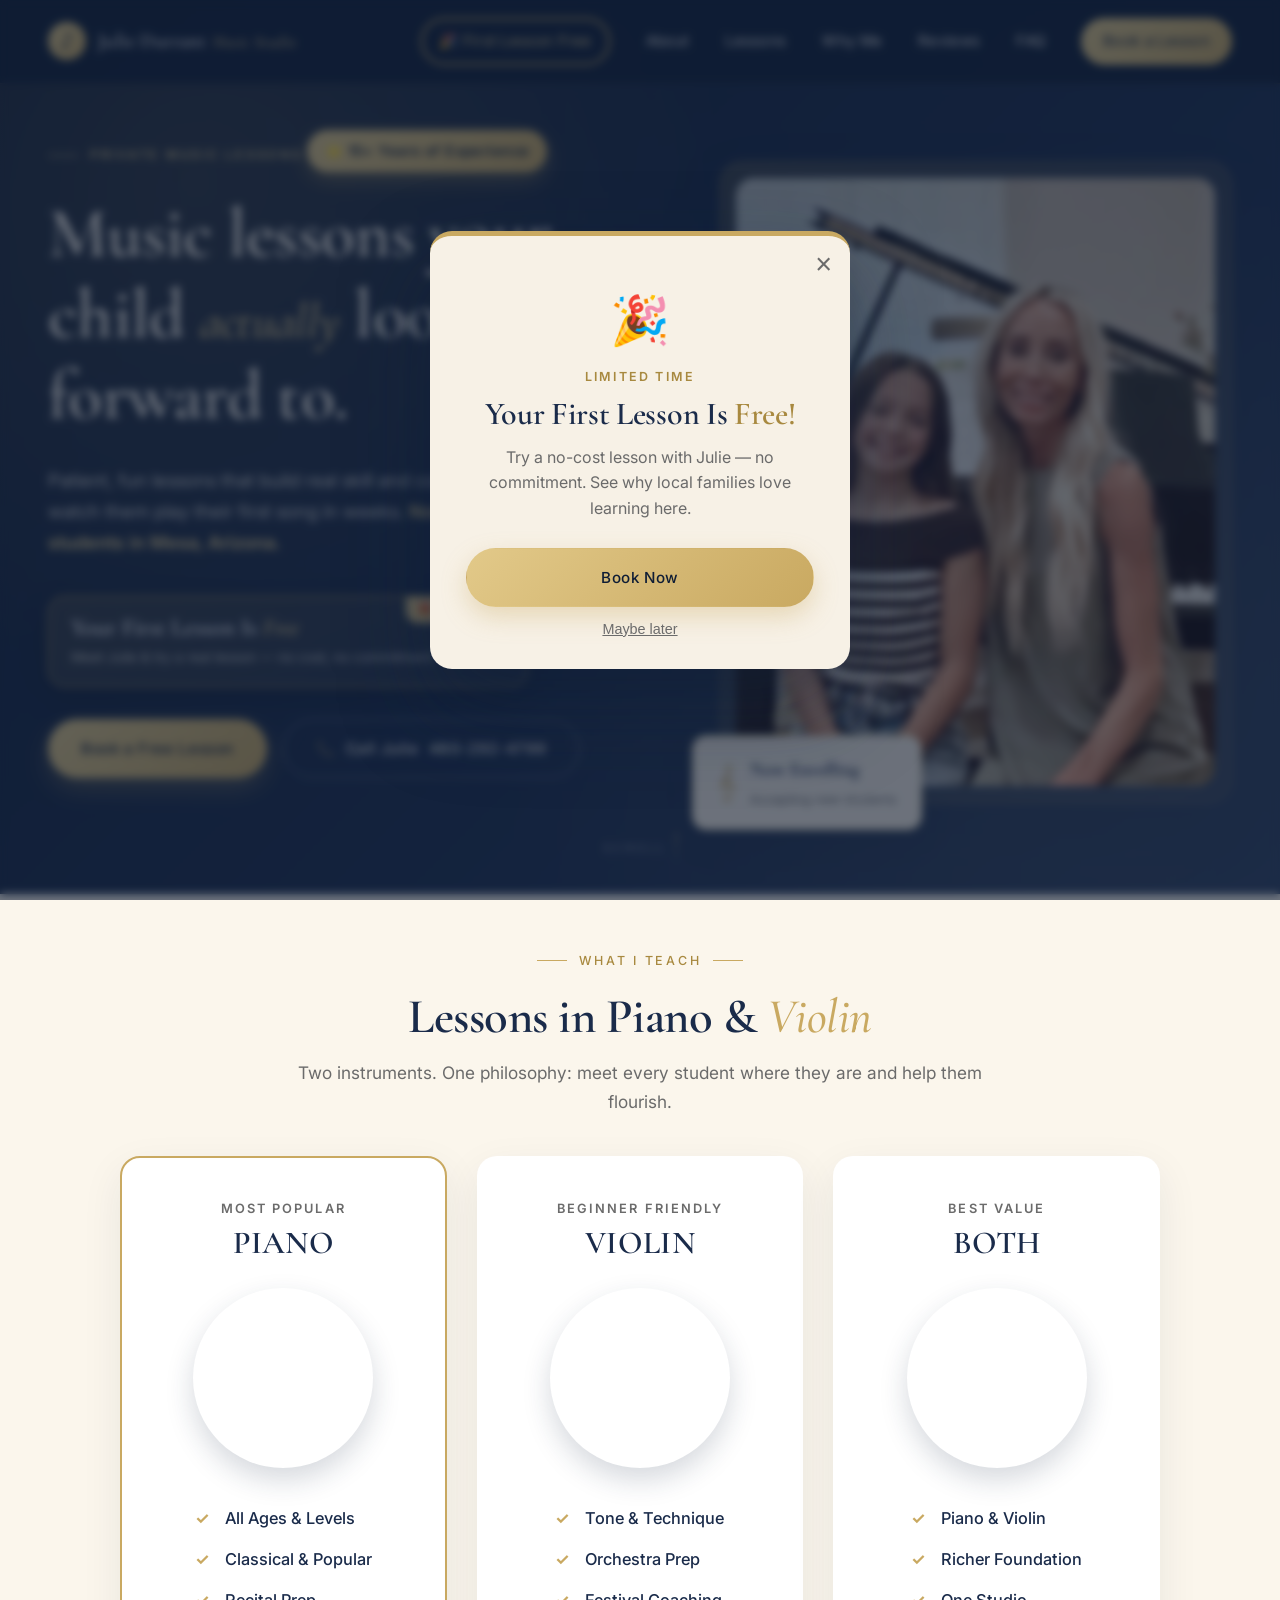
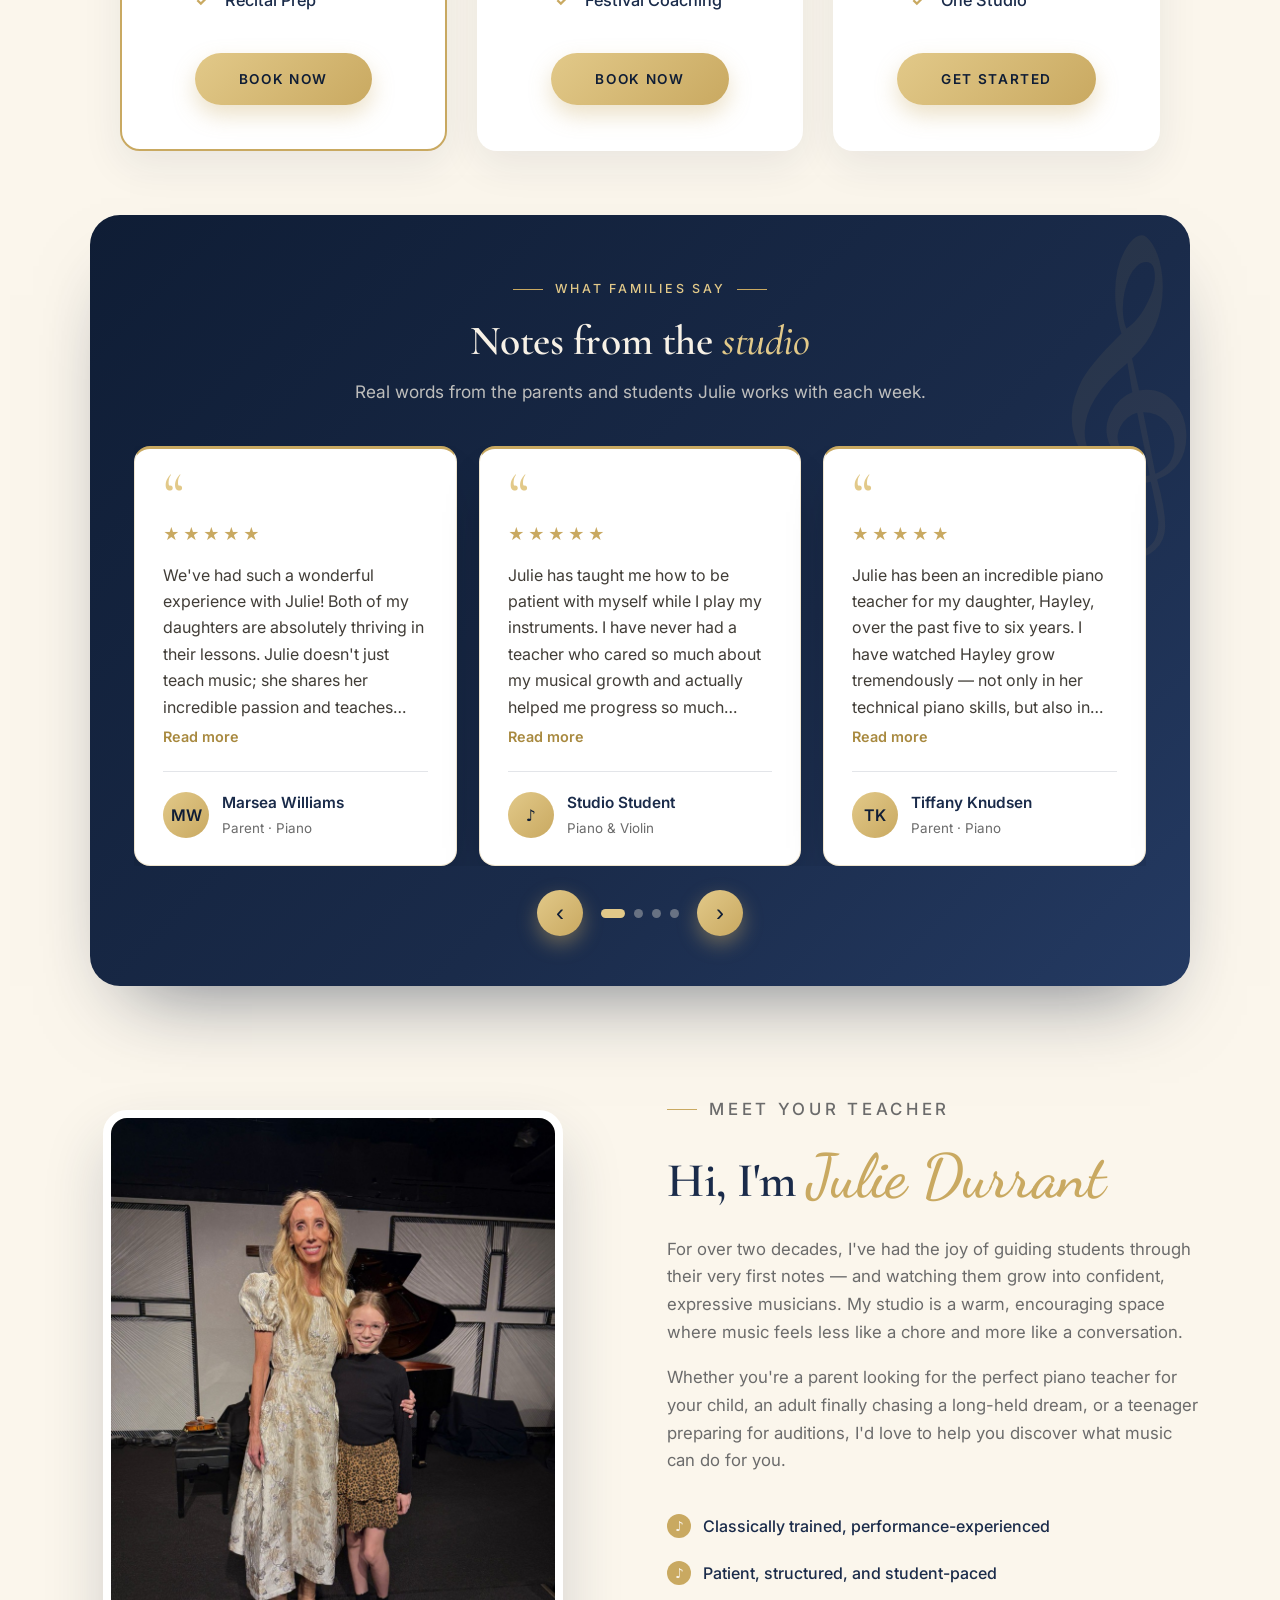
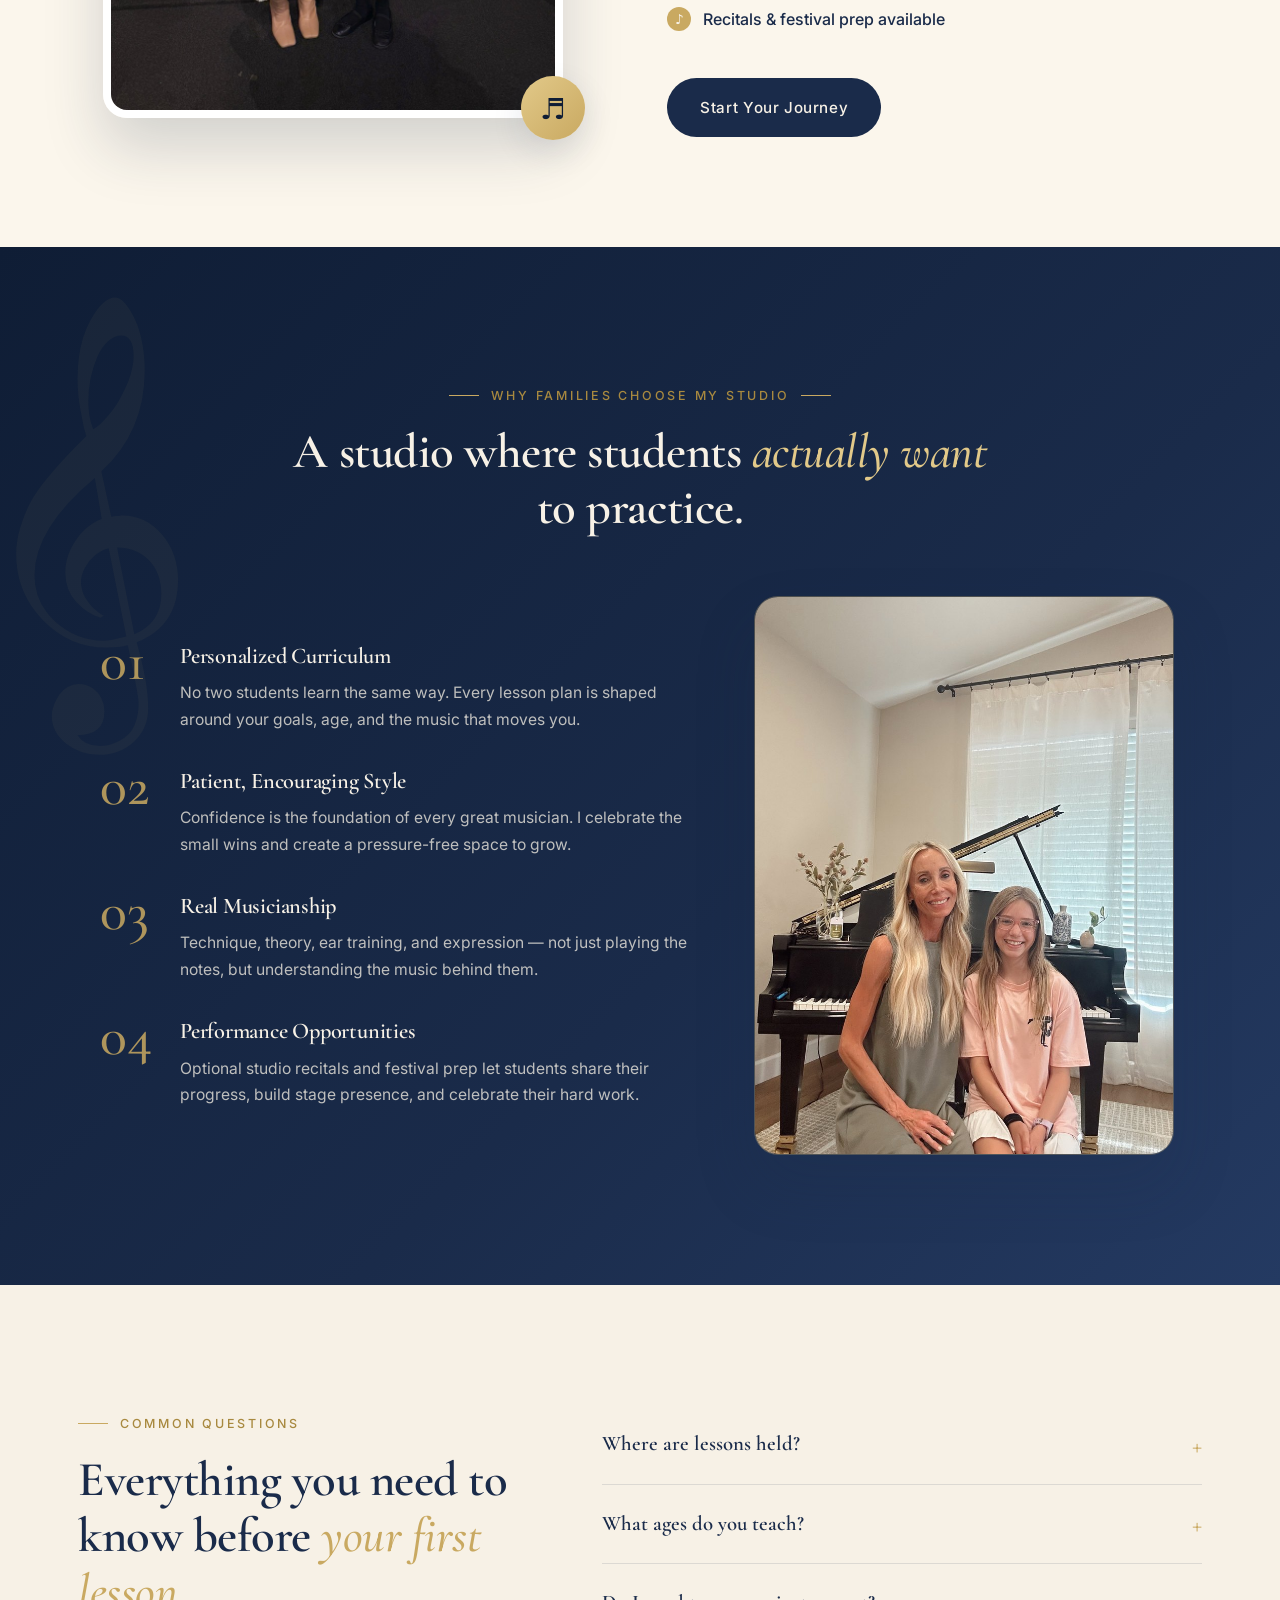
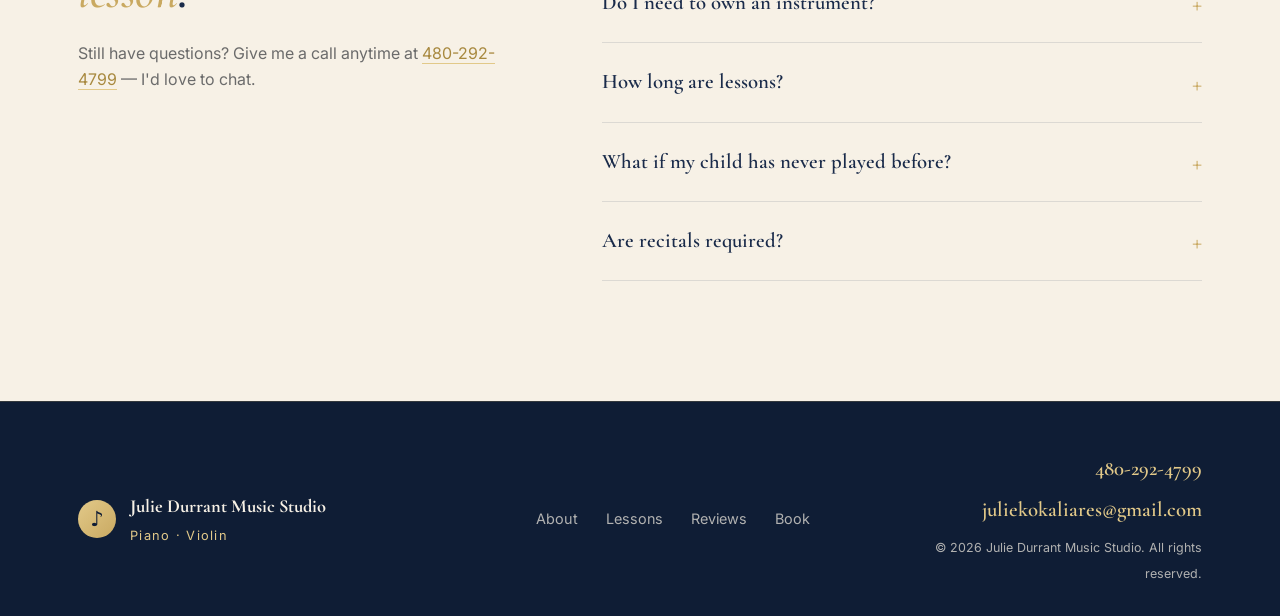
<file: index.html>
<!DOCTYPE html>
<html lang="en">
<head>
<meta charset="UTF-8" />
<meta name="viewport" content="width=device-width, initial-scale=1.0" />
<title>Julie Durrant Music Studio — Piano & Violin Lessons</title>
<meta name="description" content="Private piano and violin lessons with Julie Durrant. All ages and skill levels welcome. Learn. Grow. Discover the joy of music." />
<link rel="icon" type="image/svg+xml" href="favicon.svg" />
<link rel="apple-touch-icon" sizes="180x180" href="apple-touch-icon.png?v=20260622" />
<meta name="apple-mobile-web-app-title" content="Julie Durrant Music" />
<meta name="application-name" content="Julie Durrant Music" />
<link rel="preconnect" href="https://fonts.googleapis.com">
<link rel="preconnect" href="https://fonts.gstatic.com" crossorigin>
<link href="https://fonts.googleapis.com/css2?family=Cormorant+Garamond:wght@400;500;600;700&family=Dancing+Script:wght@500;600;700&family=Inter:wght@300;400;500;600&display=swap" rel="stylesheet">
<link rel="stylesheet" href="styles.css?v=20260622c" />
</head>
<body>

<!-- NAVIGATION -->
<header class="nav">
  <div class="nav-inner">
    <a href="#top" class="brand">
      <span class="brand-mark">♪</span>
      <span class="brand-text">Julie Durrant <em>Music Studio</em></span>
    </a>
    <nav class="nav-links">
      <a href="book.html" class="nav-free">🎉 First Lesson Free</a>
      <a href="#about">About</a>
      <a href="#lessons">Lessons</a>
      <a href="#why">Why Me</a>
      <a href="#reviews">Reviews</a>
      <a href="#faq">FAQ</a>
      <a href="book.html" class="nav-cta">Book a Lesson</a>
    </nav>
    <button class="nav-toggle" aria-label="Open menu">
      <span></span><span></span><span></span>
    </button>
  </div>
</header>

<!-- HERO -->
<section id="top" class="hero">
  <div class="hero-bg"></div>
  <div class="hero-inner">
    <div class="hero-copy">
      <p class="eyebrow">Private Music Lessons</p>
      <div class="hero-experience">⭐ 15+ Years of Experience</div>
      <h1>
        Music lessons your child <em>actually</em> looks forward to.
      </h1>
      <p class="lead">Patient, fun lessons that build real skill and confidence — watch them play their first song in weeks. <span class="hero-place">Now booking students in Mesa, Arizona.</span></p>
      <a href="book.html" class="free-box">
        <span class="free-box-tag">🎁 New Students</span>
        <span class="free-box-main">
          <strong>Your First Lesson Is <span class="free-box-em">Free</span></strong>
          <small>Meet Julie &amp; try a real lesson — no cost, no commitment.</small>
        </span>
        <span class="free-box-arrow">→</span>
      </a>
      <div class="hero-cta">
        <a href="book.html" class="btn btn-gold">Book a Free Lesson</a>
        <a href="tel:4802924799" class="btn btn-ghost">📞 <span class="call-name">Call Julie </span>480-292-4799</a>
      </div>
    </div>
    <div class="hero-visual">
      <div class="hero-card">
        <div class="hero-img-wrap"></div>
        <div class="hero-badge">
          <span class="treble">𝄞</span>
          <div>
            <strong>Now Enrolling</strong>
            <small>Accepting new students</small>
          </div>
        </div>
      </div>
    </div>
  </div>
  <div class="hero-scroll">scroll<span></span></div>
</section>

<!-- HERO PHOTO (mobile only) -->
<section class="hero-photo-mobile">
  <img src="images/hero.jpg?v=2" alt="Julie Durrant with a student at the piano" />
</section>

<!-- WHAT I TEACH -->
<section id="lessons" class="choose">
  <div class="container">
    <div class="section-head center">
      <p class="eyebrow">What I Teach</p>
      <h2>Lessons in Piano &amp; <em>Violin</em></h2>
      <p class="section-sub">Two instruments. One philosophy: meet every student where they are and help them flourish.</p>
    </div>
    <div class="choose-cards">

      <div class="choose-card featured">
        <p class="choose-label">Most Popular</p>
        <h3>Piano</h3>
        <div class="choose-photo" style="background-image:url('https://images.unsplash.com/photo-1520523839897-bd0b52f945a0?w=600&q=80')"></div>
        <ul class="choose-list">
          <li>All Ages &amp; Levels</li>
          <li>Classical &amp; Popular</li>
          <li>Recital Prep</li>
        </ul>
        <a href="book.html?instrument=Piano" class="choose-btn">Book Now</a>
      </div>

      <div class="choose-card">
        <p class="choose-label">Beginner Friendly</p>
        <h3>Violin</h3>
        <div class="choose-photo" style="background-image:url('https://images.unsplash.com/photo-1465847899084-d164df4dedc6?w=600&q=80')"></div>
        <ul class="choose-list">
          <li>Tone &amp; Technique</li>
          <li>Orchestra Prep</li>
          <li>Festival Coaching</li>
        </ul>
        <a href="book.html?instrument=Violin" class="choose-btn">Book Now</a>
      </div>

      <div class="choose-card">
        <p class="choose-label">Best Value</p>
        <h3>Both</h3>
        <div class="choose-photo" style="background-image:url('https://images.unsplash.com/photo-1507838153414-b4b713384a76?w=600&q=80')"></div>
        <ul class="choose-list">
          <li>Piano &amp; Violin</li>
          <li>Richer Foundation</li>
          <li>One Studio</li>
        </ul>
        <a href="book.html?instrument=Both" class="choose-btn">Get Started</a>
      </div>

    </div>

    <!-- TESTIMONIALS -->
    <div class="testi" id="reviews">
      <div class="testi-head">
        <p class="eyebrow">What Families Say</p>
        <h2>Notes from the <em>studio</em></h2>
        <p class="section-sub">Real words from the parents and students Julie works with each week.</p>
      </div>

      <div class="testi-slider">
      <div class="testi-viewport">
      <div class="testi-track" id="testiTrack">

        <article class="testi-card">
          <div class="testi-mark">&ldquo;</div>
          <p class="testi-text">We've had such a wonderful experience with Julie! Both of my daughters are absolutely thriving in their lessons. Julie doesn't just teach music; she shares her incredible passion and teaches them the value of hard work. She has a gift for challenging her students in a way that makes them genuinely want to be better.</p>
          <div class="testi-foot">
            <div class="testi-ava">MW</div>
            <div class="testi-who">
              <div class="testi-name">Marsea Williams</div>
              <div class="testi-detail">Parent · Piano</div>
            </div>
          </div>
        </article>

        <article class="testi-card">
          <div class="testi-mark">&ldquo;</div>
          <p class="testi-text">Julie has taught me how to be patient with myself while I play my instruments. I have never had a teacher who cared so much about my musical growth and actually helped me progress so much further than I could imagine. She gave me the confidence to try things I was initially too scared to approach — and even when I failed at times, she never let me give up. She is the teacher I've always wanted and needed.</p>
          <div class="testi-foot">
            <div class="testi-ava">♪</div>
            <div class="testi-who">
              <div class="testi-name">Studio Student</div>
              <div class="testi-detail">Piano &amp; Violin</div>
            </div>
          </div>
        </article>

        <article class="testi-card">
          <div class="testi-mark">&ldquo;</div>
          <p class="testi-text">Julie has been an incredible piano teacher for my daughter, Hayley, over the past five to six years. I have watched Hayley grow tremendously — not only in her technical piano skills, but also in her ability to read music with confidence and fluency. What sets Julie apart is the genuine care and connection she builds with her students. She is deeply invested in her students as individuals, and that level of care has made a lasting impact. We are so grateful for the positive influence she has had on Hayley's musical journey and personal growth.</p>
          <div class="testi-foot">
            <div class="testi-ava">TK</div>
            <div class="testi-who">
              <div class="testi-name">Tiffany Knudsen</div>
              <div class="testi-detail">Parent · Piano</div>
            </div>
          </div>
        </article>

        <article class="testi-card">
          <div class="testi-mark">&ldquo;</div>
          <p class="testi-text">Julie has taught my daughter for a year and a half and we have seen so much growth in her ability to read and play music. I'm always impressed with how well she is doing because of Julie's guidance. Julie has provided a fun, caring and positive environment in which my daughter is really progressing in her ability to play piano.</p>
          <div class="testi-foot">
            <div class="testi-ava">MM</div>
            <div class="testi-who">
              <div class="testi-name">Mary McCann</div>
              <div class="testi-detail">Parent · Piano</div>
            </div>
          </div>
        </article>

        <article class="testi-card">
          <div class="testi-mark">&ldquo;</div>
          <p class="testi-text">Julie is an incredible piano teacher! She is patient, encouraging, and truly knows how to help her students succeed. My children have grown in their piano skills so quickly under her guidance, and it has been amazing to see their confidence and love for music develop. They always look forward to their lessons, and we are so grateful for Julie's dedication and talent. Highly recommend!</p>
          <div class="testi-foot">
            <div class="testi-ava">KO</div>
            <div class="testi-who">
              <div class="testi-name">Kiersten Olsen</div>
              <div class="testi-detail">Parent · Piano</div>
            </div>
          </div>
        </article>

        <article class="testi-card">
          <div class="testi-mark">&ldquo;</div>
          <p class="testi-text">We cannot recommend Miss Julie enough. She is an exceptional teacher who genuinely cares deeply about every one of her students and invests tremendous thought and attention into helping them succeed. She is incredibly organized, thorough, and committed to excellence, but what has impressed our family most is her ability to adapt her teaching to meet each student's unique needs.<br/><br/>Our son, Isaac, is visually and hearing impaired, which means he cannot learn music through traditional means like most students. Rather than seeing this as an obstacle, she embraced the challenge with creativity, patience, and determination. She tailored her teaching to the way Isaac learns, and because of her dedication, he has continued to grow into an outstanding musician.<br/><br/>People frequently comment on how refined, sophisticated, and expressive Isaac's playing is, and much of that is a testament to her gifted instruction. She has helped him develop not only technical skill but also a genuine love for music and confidence in his abilities.<br/><br/>She is also incredibly accommodating whenever life happens and schedules need to change. Her flexibility and kindness have made working with her an absolute pleasure.<br/><br/>We've referred many friends to her over the years, and it has been so rewarding to watch their children flourish under her instruction as well. If you're looking for a piano teacher who combines exceptional musical expertise with genuine care, patience, and professionalism, you won't find anyone better.</p>
          <div class="testi-foot">
            <div class="testi-ava">AB</div>
            <div class="testi-who">
              <div class="testi-name">Annie Ballard</div>
              <div class="testi-detail">Parent · Piano</div>
            </div>
          </div>
        </article>

      </div>
      </div>
      <div class="testi-nav">
        <button class="testi-arrow" id="testiPrev" aria-label="Previous review">‹</button>
        <div class="testi-dots" id="testiDots"></div>
        <button class="testi-arrow" id="testiNext" aria-label="Next review">›</button>
      </div>
      </div>
    </div>

  </div>
</section>

<!-- ABOUT -->
<section id="about" class="about">
  <div class="container two-col">
    <div class="about-photo">
      <img src="images/julie.jpg?v=1" alt="Julie Durrant with a student at a recital" />
      <span class="about-photo-badge">♬</span>
    </div>
    <div class="about-copy">
      <p class="eyebrow">Meet Your Teacher</p>
      <h2>Hi, I'm <span class="script-h2">Julie Durrant</span></h2>
      <p>For over two decades, I've had the joy of guiding students through their very first notes — and watching them grow into confident, expressive musicians. My studio is a warm, encouraging space where music feels less like a chore and more like a conversation.</p>
      <p>Whether you're a parent looking for the perfect piano teacher for your child, an adult finally chasing a long-held dream, or a teenager preparing for auditions, I'd love to help you discover what music can do for you.</p>
      <ul class="checklist">
        <li>Classically trained, performance-experienced</li>
        <li>Patient, structured, and student-paced</li>
        <li>Recitals & festival prep available</li>
      </ul>
      <a href="book.html" class="btn btn-dark">Start Your Journey</a>
    </div>
  </div>
</section>

<!-- WHY ME -->
<section id="why" class="why">
  <div class="container">
    <div class="section-head center light">
      <p class="eyebrow">Why Families Choose My Studio</p>
      <h2>A studio where students <em>actually want</em> to practice.</h2>
    </div>
    <div class="why-layout">
    <div class="why-grid">
      <div class="why-item">
        <div class="why-num">01</div>
        <h4>Personalized Curriculum</h4>
        <p>No two students learn the same way. Every lesson plan is shaped around your goals, age, and the music that moves you.</p>
      </div>
      <div class="why-item">
        <div class="why-num">02</div>
        <h4>Patient, Encouraging Style</h4>
        <p>Confidence is the foundation of every great musician. I celebrate the small wins and create a pressure-free space to grow.</p>
      </div>
      <div class="why-item">
        <div class="why-num">03</div>
        <h4>Real Musicianship</h4>
        <p>Technique, theory, ear training, and expression — not just playing the notes, but understanding the music behind them.</p>
      </div>
      <div class="why-item">
        <div class="why-num">04</div>
        <h4>Performance Opportunities</h4>
        <p>Optional studio recitals and festival prep let students share their progress, build stage presence, and celebrate their hard work.</p>
      </div>
    </div>
    <div class="why-photo">
      <img src="images/lesson-photo.jpg?v=1" alt="Julie Durrant with a smiling piano student at the studio" />
    </div>
    </div>
  </div>
</section>

<!-- FAQ -->
<section id="faq" class="faq">
  <div class="container two-col-faq">
    <div>
      <p class="eyebrow">Common Questions</p>
      <h2>Everything you need to know before <em>your first lesson</em>.</h2>
      <p class="muted">Still have questions? Give me a call anytime at <a href="tel:4802924799">480-292-4799</a> — I'd love to chat.</p>
    </div>
    <div class="faq-list">
      <details>
        <summary>Where are lessons held?</summary>
        <p>Lessons take place at my home studio in Mesa, Arizona. For privacy, I share the exact address once your first lesson is booked and confirmed.</p>
      </details>
      <details>
        <summary>What ages do you teach?</summary>
        <p>I teach students from age 5 through adult — there's truly no upper limit. Many of my most rewarding students started in their 40s, 50s, and beyond.</p>
      </details>
      <details>
        <summary>Do I need to own an instrument?</summary>
        <p>Yes — students will need access to an instrument at home to practice. I'm always happy to advise on what to buy or rent for your level and budget.</p>
      </details>
      <details>
        <summary>How long are lessons?</summary>
        <p>Most students do 30-minute weekly lessons to start, moving to 45 or 60 minutes as they advance. We'll choose what fits your goals.</p>
      </details>
      <details>
        <summary>What if my child has never played before?</summary>
        <p>Perfect — that's my favorite place to start. Absolute beginners get a structured, joyful introduction so they fall in love with music from day one.</p>
      </details>
      <details>
        <summary>Are recitals required?</summary>
        <p>Never required, but always available. Recitals are a wonderful way to celebrate progress, but I respect every student's comfort level.</p>
      </details>
    </div>
  </div>
</section>

<!-- FOOTER -->
<footer class="footer">
  <div class="container footer-cta">
    <a href="book.html" class="btn btn-gold">Book Now</a>
    <a href="tel:4802924799" class="btn btn-ghost">📞 Call Julie</a>
  </div>
  <div class="container footer-inner">
    <div class="footer-brand">
      <span class="brand-mark">♪</span>
      <div>
        <strong>Julie Durrant Music Studio</strong>
        <small>Piano · Violin</small>
      </div>
    </div>
    <div class="footer-links">
      <a href="#about">About</a>
      <a href="#lessons">Lessons</a>
      <a href="#reviews">Reviews</a>
      <a href="book.html">Book</a>
    </div>
    <div class="footer-contact">
      <a href="tel:4802924799">480-292-4799</a>
      <a href="mailto:juliekokaliares@gmail.com">juliekokaliares@gmail.com</a>
      <small>© <span id="year"></span> Julie Durrant Music Studio. All rights reserved.</small>
    </div>
  </div>
</footer>

<!-- FIRST LESSON FREE POPUP -->
<div class="promo-overlay" id="promoOverlay" hidden>
  <div class="promo-modal" role="dialog" aria-modal="true" aria-labelledby="promoTitle">
    <button class="promo-close" id="promoClose" aria-label="Close">&times;</button>
    <div class="promo-emoji">🎉</div>
    <p class="promo-kicker">Limited Time</p>
    <h3 id="promoTitle">Your First Lesson Is <span>Free!</span></h3>
    <p class="promo-text">Try a no-cost lesson with Julie — no commitment. See why local families love learning here.</p>
    <a href="book.html" class="btn btn-gold full">Book Now</a>
    <button class="promo-dismiss" id="promoDismiss">Maybe later</button>
  </div>
</div>

<script src="script.js?v=20260622f"></script>
</body>
</html>
</file>
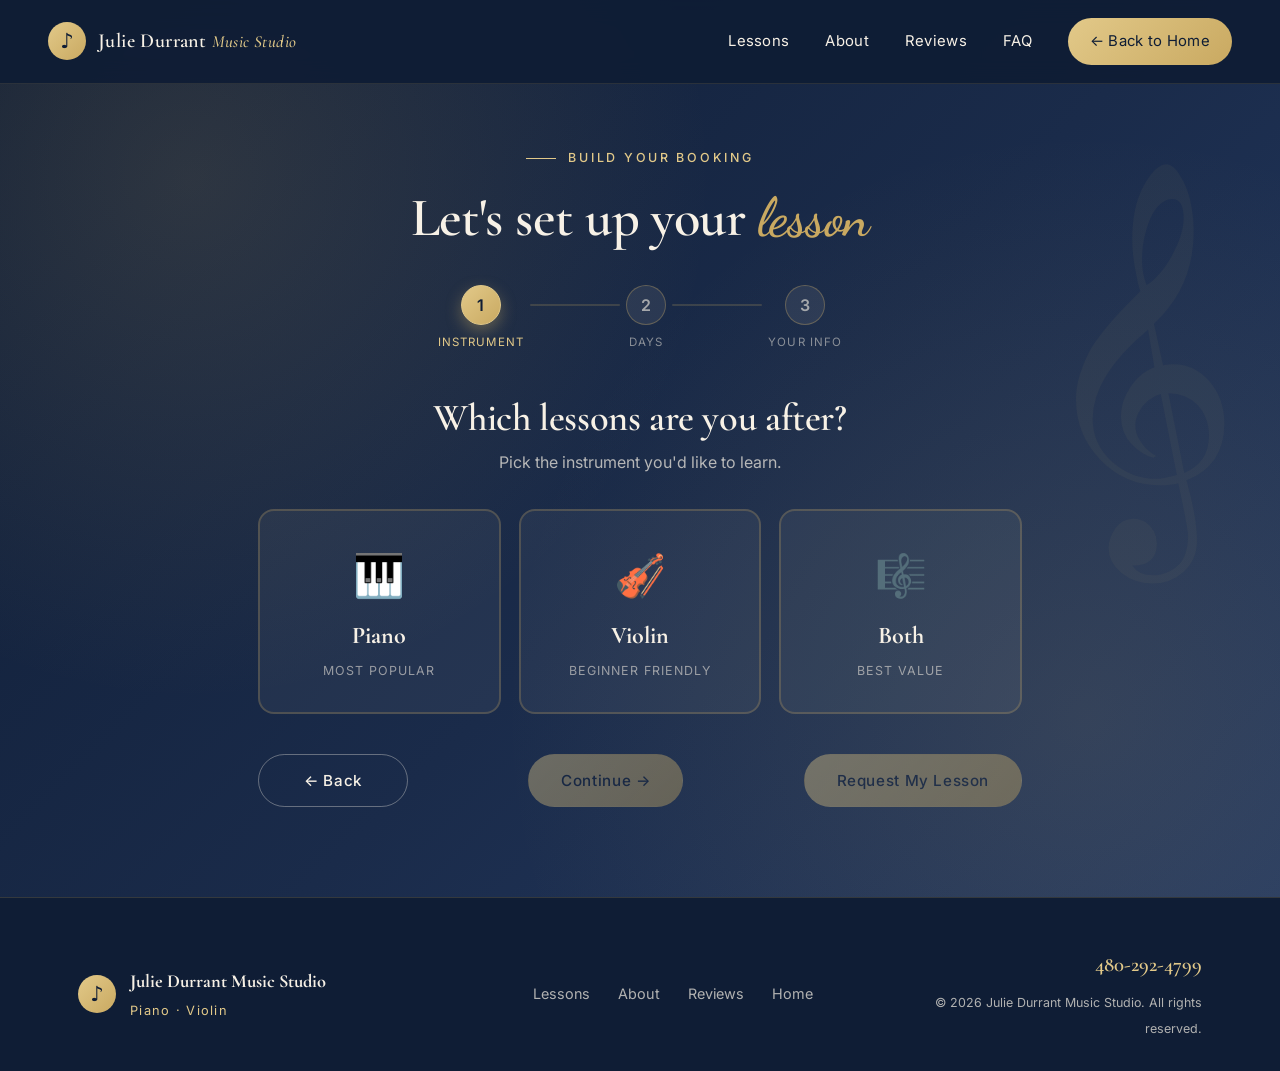
<file: book.html>
<!DOCTYPE html>
<html lang="en">
<head>
<meta charset="UTF-8" />
<meta name="viewport" content="width=device-width, initial-scale=1.0" />
<title>Book a Lesson — Julie Durrant Music Studio</title>
<meta name="description" content="Build your piano or violin lesson booking with Julie Durrant in a few easy steps." />
<link rel="icon" type="image/svg+xml" href="favicon.svg" />
<link rel="apple-touch-icon" sizes="180x180" href="apple-touch-icon.png?v=20260622" />
<meta name="apple-mobile-web-app-title" content="Julie Durrant Music" />
<meta name="application-name" content="Julie Durrant Music" />
<link rel="preconnect" href="https://fonts.googleapis.com">
<link rel="preconnect" href="https://fonts.gstatic.com" crossorigin>
<link href="https://fonts.googleapis.com/css2?family=Cormorant+Garamond:wght@400;500;600;700&family=Dancing+Script:wght@500;600;700&family=Inter:wght@300;400;500;600&display=swap" rel="stylesheet">
<link rel="stylesheet" href="styles.css?v=20260611g" />
</head>
<body>

<!-- NAVIGATION -->
<header class="nav">
  <div class="nav-inner">
    <a href="index.html" class="brand">
      <span class="brand-mark">♪</span>
      <span class="brand-text">Julie Durrant <em>Music Studio</em></span>
    </a>
    <nav class="nav-links">
      <a href="index.html#lessons">Lessons</a>
      <a href="index.html#about">About</a>
      <a href="index.html#reviews">Reviews</a>
      <a href="index.html#faq">FAQ</a>
      <a href="index.html" class="nav-cta">← Back to Home</a>
    </nav>
    <button class="nav-toggle" aria-label="Open menu">
      <span></span><span></span><span></span>
    </button>
  </div>
</header>

<!-- QUOTE BUILDER -->
<section class="wizard-hero">
  <div class="hero-bg"></div>
  <div class="container">

    <div class="wizard-head">
      <p class="eyebrow gold">Build Your Booking</p>
      <h1>Let's set up your <span class="script">lesson</span></h1>
    </div>

    <!-- Progress -->
    <div class="wiz-progress">
      <div class="wiz-step-dot active" data-dot="1"><span>1</span><small>Instrument</small></div>
      <div class="wiz-bar"><i></i></div>
      <div class="wiz-step-dot" data-dot="2"><span>2</span><small>Days</small></div>
      <div class="wiz-bar"><i></i></div>
      <div class="wiz-step-dot" data-dot="3"><span>3</span><small>Your Info</small></div>
    </div>

    <form id="wizard" onsubmit="event.preventDefault(); submitBooking();">

      <!-- STEP 1 -->
      <div class="wiz-step" data-step="1">
        <h2>Which lessons are you after?</h2>
        <p class="wiz-sub">Pick the instrument you'd like to learn.</p>
        <div class="wiz-options">
          <label class="wiz-option">
            <input type="radio" name="instrument" value="Piano" required />
            <div class="wiz-card"><span class="wiz-emoji">🎹</span><strong>Piano</strong><small>Most popular</small></div>
          </label>
          <label class="wiz-option">
            <input type="radio" name="instrument" value="Violin" />
            <div class="wiz-card"><span class="wiz-emoji">🎻</span><strong>Violin</strong><small>Beginner friendly</small></div>
          </label>
          <label class="wiz-option">
            <input type="radio" name="instrument" value="Both" />
            <div class="wiz-card"><span class="wiz-emoji">🎼</span><strong>Both</strong><small>Best value</small></div>
          </label>
        </div>
      </div>

      <!-- STEP 2 -->
      <div class="wiz-step" data-step="2" hidden>
        <h2>What days work best for you?</h2>
        <p class="wiz-sub">Choose any days that fit your schedule.</p>
        <div class="wiz-days">
          <label class="wiz-day"><input type="checkbox" name="days" value="Monday" /><span>Mon</span></label>
          <label class="wiz-day"><input type="checkbox" name="days" value="Tuesday" /><span>Tue</span></label>
          <label class="wiz-day"><input type="checkbox" name="days" value="Wednesday" /><span>Wed</span></label>
          <label class="wiz-day"><input type="checkbox" name="days" value="Thursday" /><span>Thu</span></label>
          <label class="wiz-day"><input type="checkbox" name="days" value="Friday" /><span>Fri</span></label>
          <label class="wiz-day"><input type="checkbox" name="days" value="Saturday" /><span>Sat</span></label>
          <label class="wiz-day"><input type="checkbox" name="days" value="Sunday" /><span>Sun</span></label>
        </div>
        <label class="wiz-time">
          <span>Preferred time of day</span>
          <select name="time">
            <option value="">Select a time…</option>
            <option>Morning</option>
            <option>Afternoon</option>
            <option>Evening</option>
            <option>No preference</option>
          </select>
        </label>
      </div>

      <!-- STEP 3 -->
      <div class="wiz-step" data-step="3" hidden>
        <h2>Last step — your details</h2>
        <p class="wiz-sub">So Julie can reach out to confirm your spot.</p>
        <div class="wiz-fields">
          <label>
            <span>Full name</span>
            <input type="text" name="name" required />
          </label>
          <label>
            <span>Phone number</span>
            <input type="tel" name="phone" required placeholder="480-000-0000" />
          </label>
          <label>
            <span>Email (Gmail)</span>
            <input type="email" name="email" required placeholder="you@gmail.com" />
          </label>
          <label>
            <span>Student age</span>
            <input type="text" name="age" placeholder="e.g. 8, or adult" />
          </label>
          <label class="wiz-full">
            <span>Anything else? (optional)</span>
            <textarea name="message" rows="3" placeholder="Goals, questions, scheduling notes…"></textarea>
          </label>
        </div>

        <div class="wiz-summary" id="wizSummary"></div>
      </div>

      <!-- NAV -->
      <div class="wiz-nav">
        <button type="button" class="btn btn-ghost-dark" id="wizBack" hidden>← Back</button>
        <button type="button" class="btn btn-gold" id="wizNext" disabled>Continue →</button>
        <button type="submit" class="btn btn-gold" id="wizSubmit" hidden disabled>Request My Lesson</button>
      </div>

    </form>
  </div>
</section>

<!-- FOOTER -->
<footer class="footer">
  <div class="container footer-inner">
    <div class="footer-brand">
      <span class="brand-mark">♪</span>
      <div>
        <strong>Julie Durrant Music Studio</strong>
        <small>Piano · Violin</small>
      </div>
    </div>
    <div class="footer-links">
      <a href="index.html#lessons">Lessons</a>
      <a href="index.html#about">About</a>
      <a href="index.html#reviews">Reviews</a>
      <a href="index.html">Home</a>
    </div>
    <div class="footer-contact">
      <a href="tel:4802924799">480-292-4799</a>
      <small>© <span id="year"></span> Julie Durrant Music Studio. All rights reserved.</small>
    </div>
  </div>
</footer>

<script>
  document.getElementById('year').textContent = new Date().getFullYear();

  // Mobile nav
  const toggle = document.querySelector('.nav-toggle');
  const links = document.querySelector('.nav-links');
  toggle?.addEventListener('click', () => links.classList.toggle('open'));

  const form = document.getElementById('wizard');
  const steps = [...form.querySelectorAll('.wiz-step')];
  const dots = [...document.querySelectorAll('.wiz-step-dot')];
  const bars = [...document.querySelectorAll('.wiz-bar')];
  const backBtn = document.getElementById('wizBack');
  const nextBtn = document.getElementById('wizNext');
  const submitBtn = document.getElementById('wizSubmit');
  let current = 0;

  // Pre-select instrument from ?instrument=
  const pre = new URLSearchParams(location.search).get('instrument');
  if (pre) {
    const r = form.querySelector(`input[name="instrument"][value="${pre}"]`);
    if (r) r.checked = true;
  }

  // Validation per step
  function stepValid(i) {
    const step = steps[i];
    if (i === 0) return !!form.instrument.value;
    if (i === 1) {
      const anyDay = form.querySelectorAll('input[name="days"]:checked').length > 0;
      return anyDay && !!form.time.value;
    }
    if (i === 2) {
      const name = form.name.value.trim();
      const phone = form.phone.value.trim();
      const email = form.email.value.trim();
      const emailOk = /^[^\s@]+@[^\s@]+\.[^\s@]+$/.test(email);
      return name && phone && emailOk;
    }
    return false;
  }

  function refreshButtons() {
    const valid = stepValid(current);
    const last = current === steps.length - 1;
    nextBtn.hidden = last;
    // Only reveal "Request My Lesson" on the final step once everything is filled out
    submitBtn.hidden = !(last && valid);
    nextBtn.disabled = !valid;
    submitBtn.disabled = !valid;
    backBtn.hidden = current === 0;
  }

  function showStep(i) {
    steps.forEach((s, idx) => s.hidden = idx !== i);
    dots.forEach((d, idx) => {
      d.classList.toggle('active', idx === i);
      d.classList.toggle('done', idx < i);
    });
    bars.forEach((b, idx) => b.classList.toggle('done', idx < i));
    if (i === steps.length - 1) buildSummary();
    refreshButtons();
    window.scrollTo({ top: 0, behavior: 'smooth' });
  }

  nextBtn.addEventListener('click', () => {
    if (stepValid(current) && current < steps.length - 1) { current++; showStep(current); }
  });
  backBtn.addEventListener('click', () => {
    if (current > 0) { current--; showStep(current); }
  });

  // Re-check validity whenever anything changes
  form.addEventListener('input', refreshButtons);
  form.addEventListener('change', refreshButtons);

  // Auto-advance after picking an instrument (days/details still use the buttons)
  form.addEventListener('change', (e) => {
    const autoSteps = current === 0;
    if (autoSteps && e.target.type === 'radio' && stepValid(current)) {
      setTimeout(() => {
        if (current < steps.length - 1) { current++; showStep(current); }
      }, 280);
    }
  });

  function buildSummary() {
    const days = [...form.querySelectorAll('input[name="days"]:checked')].map(d => d.value).join(', ') || '—';
    document.getElementById('wizSummary').innerHTML = `
      <h4>Your booking</h4>
      <ul>
        <li><strong>Instrument:</strong> ${form.instrument.value || '—'}</li>
        <li><strong>Days:</strong> ${days}</li>
        <li><strong>Time:</strong> ${form.time.value || '—'}</li>
      </ul>`;
  }

  async function submitBooking() {
    if (!stepValid(2)) return;
    const days = [...form.querySelectorAll('input[name="days"]:checked')].map(d => d.value).join(', ');
    const payload = {
      name: form.name.value.trim(),
      phone: form.phone.value.trim(),
      email: form.email.value.trim(),
      age: form.age.value.trim(),
      instrument: form.instrument.value,
      days,
      time: form.time.value,
      message: form.message.value.trim(),
    };

    const btn = submitBtn;
    const originalText = btn ? btn.textContent : '';
    if (btn) { btn.disabled = true; btn.textContent = 'Sending…'; }

    try {
      const resp = await fetch('/api/send-booking', {
        method: 'POST',
        headers: { 'Content-Type': 'application/json' },
        body: JSON.stringify(payload),
      });
      if (!resp.ok) throw new Error('Request failed');
      alert(`Thanks ${payload.name}! Your booking request has been sent — please check your email for a confirmation. Julie will be in touch within 24 hours to confirm your time and share the home studio address.`);
      form.reset();
      current = 0;
      showStep(0);
    } catch (err) {
      alert(`Sorry, something went wrong sending your request. Please call or text Julie at 480-292-4799 and she'll get you booked.`);
      if (btn) { btn.disabled = false; btn.textContent = originalText; }
    }
  }

  showStep(0);
</script>
</body>
</html>
</file>
<file: styles.css>
/* ============================================
   Julie Durrant Music Studio
   Navy & Gold elegant theme
   ============================================ */

:root {
  --navy: #1a2b4a;
  --navy-deep: #0f1d35;
  --navy-soft: #243a62;
  --gold: #c9a961;
  --gold-light: #e2c989;
  --gold-deep: #a8893f;
  --cream: #f7f1e6;
  --cream-soft: #fbf6ec;
  --ink: #2b2b2b;
  --muted: #6b6b6b;
  --line: rgba(26, 43, 74, 0.12);
  --shadow-sm: 0 4px 14px rgba(26, 43, 74, 0.08);
  --shadow-md: 0 12px 32px rgba(26, 43, 74, 0.12);
  --shadow-lg: 0 30px 60px rgba(26, 43, 74, 0.18);
  --radius: 14px;
  --radius-lg: 24px;
}

* { box-sizing: border-box; margin: 0; padding: 0; }

html { scroll-behavior: smooth; }

body {
  font-family: 'Inter', system-ui, sans-serif;
  color: var(--ink);
  background: var(--cream-soft);
  line-height: 1.65;
  -webkit-font-smoothing: antialiased;
  overflow-x: hidden;
}

img { max-width: 100%; display: block; }

a { color: inherit; text-decoration: none; }

.container {
  max-width: 1180px;
  margin: 0 auto;
  padding: 0 28px;
}

/* --------- Typography --------- */

h1, h2, h3, h4 {
  font-family: 'Cormorant Garamond', serif;
  color: var(--navy);
  font-weight: 600;
  line-height: 1.15;
  letter-spacing: -0.01em;
}

h1 { font-size: clamp(2.6rem, 5.5vw, 4.6rem); }
h2 { font-size: clamp(2rem, 3.8vw, 3.2rem); }
h3 { font-size: 1.55rem; }
h4 { font-size: 1.25rem; }

.serif { font-family: 'Cormorant Garamond', serif; font-weight: 600; }
.serif.small { font-weight: 500; font-style: italic; color: var(--cream); }
.hero h1 .serif.small { color: var(--gold-light); }
.script, .script-h2 {
  font-family: 'Dancing Script', cursive;
  color: var(--gold);
  font-weight: 600;
}
.script-h2 { font-size: 1.25em; }

em { font-family: 'Cormorant Garamond', serif; font-style: italic; color: var(--gold); font-weight: 500; }

.eyebrow {
  font-family: 'Inter', sans-serif;
  font-size: 0.78rem;
  font-weight: 500;
  letter-spacing: 0.22em;
  text-transform: uppercase;
  color: var(--gold-deep);
  margin-bottom: 18px;
  display: inline-flex;
  align-items: center;
  gap: 12px;
}
.eyebrow::before {
  content: "";
  width: 30px;
  height: 1px;
  background: var(--gold);
}
.eyebrow.gold { color: var(--gold-light); }
.eyebrow.gold::before { background: var(--gold-light); }

.section-head { margin-bottom: 60px; }
.section-head.center { text-align: center; max-width: 720px; margin-left: auto; margin-right: auto; }
.section-head.center .eyebrow { justify-content: center; }
.section-head.center .eyebrow::after {
  content: "";
  width: 30px;
  height: 1px;
  background: var(--gold);
}
.section-sub { color: var(--muted); font-size: 1.08rem; margin-top: 14px; }
.section-head.light h2, .section-head.light .section-sub { color: var(--cream); }
.section-head.light h2 em { color: var(--gold-light); }

/* --------- Buttons --------- */

.btn {
  display: inline-flex;
  align-items: center;
  justify-content: center;
  gap: 10px;
  padding: 16px 32px;
  border-radius: 50px;
  font-family: 'Inter', sans-serif;
  font-weight: 500;
  font-size: 0.95rem;
  letter-spacing: 0.04em;
  border: 1px solid transparent;
  cursor: pointer;
  transition: all 0.3s ease;
  white-space: nowrap;
}

.btn-gold {
  background: linear-gradient(135deg, var(--gold-light), var(--gold));
  color: var(--navy-deep);
  box-shadow: 0 10px 24px rgba(201, 169, 97, 0.35);
}
.btn-gold:hover {
  transform: translateY(-2px);
  box-shadow: 0 14px 30px rgba(201, 169, 97, 0.45);
}

.btn-ghost {
  background: transparent;
  color: var(--cream);
  border-color: rgba(247, 241, 230, 0.4);
}
.btn-ghost:hover { background: rgba(247, 241, 230, 0.08); border-color: var(--gold-light); }

.btn-dark {
  background: var(--navy);
  color: var(--cream);
}
.btn-dark:hover { background: var(--navy-deep); transform: translateY(-2px); }

.btn.full { width: 100%; }

/* --------- Navigation --------- */

.nav {
  position: fixed;
  top: 0; left: 0; right: 0;
  z-index: 100;
  padding: 18px 0;
  background: rgba(15, 29, 53, 0.92);
  backdrop-filter: blur(12px);
  border-bottom: 1px solid rgba(201, 169, 97, 0.15);
}

.nav-inner {
  max-width: 1240px;
  margin: 0 auto;
  padding: 0 28px;
  display: flex;
  align-items: center;
  justify-content: space-between;
  gap: 32px;
}

.brand {
  display: flex;
  align-items: center;
  gap: 12px;
  color: var(--cream);
}
.brand-mark {
  width: 38px; height: 38px;
  border-radius: 50%;
  display: grid;
  place-items: center;
  background: linear-gradient(135deg, var(--gold-light), var(--gold));
  color: var(--navy-deep);
  font-size: 1.3rem;
  font-weight: bold;
}
.brand-text {
  font-family: 'Cormorant Garamond', serif;
  font-size: 1.25rem;
  font-weight: 600;
  letter-spacing: 0.02em;
}
.brand-text em { color: var(--gold-light); font-size: 0.85em; }

.nav-links {
  display: flex;
  align-items: center;
  gap: 36px;
}
.nav-links a {
  color: var(--cream);
  font-size: 0.93rem;
  font-weight: 400;
  letter-spacing: 0.02em;
  position: relative;
  transition: color 0.25s;
}
.nav-links a:not(.nav-cta):hover { color: var(--gold-light); }
.nav-links a:not(.nav-cta)::after {
  content: ""; position: absolute; left: 0; bottom: -6px;
  width: 0; height: 1px; background: var(--gold);
  transition: width 0.3s ease;
}
.nav-links a:not(.nav-cta):hover::after { width: 100%; }

.nav-cta {
  background: linear-gradient(135deg, var(--gold-light), var(--gold));
  color: var(--navy-deep) !important;
  padding: 11px 22px;
  border-radius: 50px;
  font-weight: 500;
}
.nav-cta:hover { transform: translateY(-1px); }

.nav-free {
  display: inline-flex;
  align-items: center;
  gap: 6px;
  color: var(--gold-light) !important;
  font-weight: 600;
  font-size: 0.9rem;
  padding: 9px 16px;
  border: 2px solid var(--gold);
  border-radius: 50px;
  box-shadow: 0 0 0 1px rgba(201, 169, 97, 0.25);
  transition: background 0.25s ease, transform 0.2s ease, box-shadow 0.25s ease;
}
.nav-free:hover {
  background: rgba(201, 169, 97, 0.16);
  transform: translateY(-1px);
  box-shadow: 0 6px 16px rgba(201, 169, 97, 0.35);
}

.nav-toggle {
  display: none;
  background: none; border: none; cursor: pointer;
  flex-direction: column; gap: 5px;
  padding: 8px;
}
.nav-toggle span {
  width: 24px; height: 2px; background: var(--cream);
  transition: 0.3s;
}

/* --------- Hero --------- */

.hero {
  position: relative;
  min-height: auto;
  padding: 130px 0 60px;
  background: linear-gradient(135deg, var(--navy-deep) 0%, var(--navy) 55%, var(--navy-soft) 100%);
  color: var(--cream);
  overflow: hidden;
  display: flex;
  align-items: center;
}

.hero-bg {
  position: absolute; inset: 0;
  background-image:
    radial-gradient(circle at 15% 20%, rgba(201, 169, 97, 0.15), transparent 40%),
    radial-gradient(circle at 85% 80%, rgba(201, 169, 97, 0.12), transparent 45%);
  pointer-events: none;
}
.hero::before {
  content: "♪";
  position: absolute;
  top: 18%; right: 8%;
  font-size: 22rem;
  color: rgba(201, 169, 97, 0.05);
  font-family: serif;
  pointer-events: none;
  transform: rotate(-15deg);
}

.hero-inner {
  position: relative;
  z-index: 2;
  max-width: 1240px;
  margin: 0 auto;
  padding: 0 28px;
  display: grid;
  grid-template-columns: 1.15fr 1fr;
  gap: 80px;
  align-items: center;
}

.hero-copy .eyebrow { color: var(--gold-light); }
.hero-copy .eyebrow::before { background: var(--gold-light); }

/* Prominent "15+ Years of Experience" badge — top of hero, before scroll */
.hero-experience {
  display: inline-flex;
  align-items: center;
  gap: 8px;
  margin-bottom: 22px;
  padding: 9px 18px;
  border-radius: 50px;
  background: linear-gradient(135deg, var(--gold-light), var(--gold));
  color: var(--navy-deep);
  font-family: 'Inter', sans-serif;
  font-weight: 600;
  font-size: 0.9rem;
  letter-spacing: 0.03em;
  box-shadow: 0 8px 20px rgba(201, 169, 97, 0.4);
}

.hero h1 {
  color: var(--cream);
  margin-bottom: 28px;
}
.hero h1 em { color: var(--gold-light); font-size: 0.7em; }
.hero h1 .script { font-size: 1.05em; display: inline-block; margin-top: 12px; }

.lead {
  font-size: 1.15rem;
  color: rgba(247, 241, 230, 0.85);
  margin-bottom: 38px;
  max-width: 540px;
  line-height: 1.7;
}

.hero-cta {
  display: flex;
  gap: 16px;
  flex-wrap: wrap;
  margin-bottom: 56px;
}

.hero-place { color: var(--gold-light); font-weight: 600; }

/* --------- Hero "First Lesson Free" box --------- */
.free-box {
  display: flex;
  align-items: center;
  gap: 18px;
  max-width: 480px;
  margin-bottom: 32px;
  padding: 18px 22px;
  border-radius: 16px;
  text-decoration: none;
  background: linear-gradient(135deg, rgba(201, 169, 97, 0.16), rgba(201, 169, 97, 0.06));
  border: 1.5px solid var(--gold);
  box-shadow: 0 10px 30px rgba(0, 0, 0, 0.18);
  position: relative;
  overflow: hidden;
  transition: transform 0.25s ease, box-shadow 0.25s ease;
  animation: freePulse 2.6s ease-in-out infinite;
}
.free-box:hover {
  transform: translateY(-3px);
  box-shadow: 0 16px 40px rgba(201, 169, 97, 0.3);
}
@keyframes freePulse {
  0%, 100% { box-shadow: 0 10px 30px rgba(0, 0, 0, 0.18); }
  50% { box-shadow: 0 10px 34px rgba(201, 169, 97, 0.35); }
}
.free-box-tag {
  position: absolute;
  top: 0; right: 0;
  font-size: 0.68rem;
  font-weight: 600;
  letter-spacing: 0.04em;
  color: #1a2238;
  background: linear-gradient(135deg, var(--gold-light), var(--gold));
  padding: 4px 12px;
  border-bottom-left-radius: 12px;
}
.free-box-main { display: flex; flex-direction: column; gap: 4px; }
.free-box-main strong {
  font-family: 'Cormorant Garamond', serif;
  font-size: 1.5rem;
  font-weight: 600;
  color: #fff;
  line-height: 1.1;
}
.free-box-em { color: var(--gold-light); font-style: italic; }
.free-box-main small { color: rgba(247, 241, 230, 0.78); font-size: 0.85rem; }
.free-box-arrow {
  margin-left: auto;
  font-size: 1.4rem;
  color: var(--gold-light);
  transition: transform 0.25s ease;
}
.free-box:hover .free-box-arrow { transform: translateX(4px); }
@media (max-width: 560px) {
  .free-box { gap: 12px; padding: 16px 18px; }
  .free-box-main strong { font-size: 1.25rem; }
}

/* --------- Promo Popup --------- */
.promo-overlay {
  position: fixed;
  inset: 0;
  z-index: 1000;
  background: rgba(15, 29, 53, 0.6);
  backdrop-filter: blur(4px);
  display: flex;
  align-items: center;
  justify-content: center;
  padding: 24px;
  opacity: 0;
  transition: opacity 0.3s ease;
}
.promo-overlay.show { opacity: 1; }
.promo-overlay[hidden] { display: none; }

.promo-modal {
  position: relative;
  width: 100%;
  max-width: 420px;
  background: var(--cream);
  border-radius: 22px;
  padding: 44px 36px 32px;
  text-align: center;
  box-shadow: 0 40px 90px rgba(15, 29, 53, 0.4);
  border-top: 5px solid var(--gold);
  transform: translateY(20px) scale(0.97);
  transition: transform 0.32s cubic-bezier(0.2, 0.9, 0.3, 1.2);
}
.promo-overlay.show .promo-modal { transform: translateY(0) scale(1); }

.promo-close {
  position: absolute;
  top: 14px; right: 18px;
  background: none;
  border: none;
  font-size: 1.8rem;
  line-height: 1;
  color: var(--muted);
  cursor: pointer;
  transition: color 0.2s;
}
.promo-close:hover { color: var(--navy); }

.promo-emoji { font-size: 3rem; margin-bottom: 8px; }
.promo-kicker {
  font-size: 0.78rem;
  font-weight: 600;
  letter-spacing: 0.18em;
  text-transform: uppercase;
  color: var(--gold-deep);
  margin-bottom: 8px;
}
.promo-modal h3 {
  font-size: 2rem;
  margin-bottom: 12px;
}
.promo-modal h3 span { color: var(--gold-deep); }
.promo-text {
  color: var(--muted);
  font-size: 1rem;
  line-height: 1.6;
  margin-bottom: 26px;
}
.promo-dismiss {
  display: block;
  margin: 14px auto 0;
  background: none;
  border: none;
  color: var(--muted);
  font-size: 0.9rem;
  cursor: pointer;
  text-decoration: underline;
}
.promo-dismiss:hover { color: var(--navy); }

.hero-trustline {
  margin-top: 26px;
  font-size: 0.95rem;
  color: rgba(247, 241, 230, 0.65);
  display: flex;
  align-items: center;
  gap: 8px;
  flex-wrap: wrap;
}
.hero-trustline .star { color: #ffcf6b; }

.hero-trust {
  display: flex;
  gap: 48px;
  padding-top: 32px;
  border-top: 1px solid rgba(201, 169, 97, 0.2);
}
.hero-trust div { display: flex; flex-direction: column; }
.hero-trust strong {
  font-family: 'Cormorant Garamond', serif;
  font-size: 1.7rem;
  color: var(--gold-light);
  font-weight: 600;
  line-height: 1;
}
.hero-trust span {
  font-size: 0.8rem;
  letter-spacing: 0.15em;
  text-transform: uppercase;
  color: rgba(247, 241, 230, 0.6);
  margin-top: 6px;
}

/* Hero visual */
.hero-visual { position: relative; }

/* Photo under the hero text — mobile only (hidden on desktop) */
.hero-photo-mobile { display: none; }

/* Photo under the "Why Me" grid (Performance Opportunities) — desktop + mobile */
/* Why-Me: text on the left, photo on the right (desktop) */
.why-layout {
  display: grid;
  grid-template-columns: 1.3fr 0.95fr;
  gap: 56px;
  align-items: center;
  max-width: 1080px;
  margin: 0 auto;
}
.why-layout .why-grid {
  grid-template-columns: 1fr;
  gap: 34px;
  max-width: none;
  margin: 0;
}
.why-photo {
  max-width: 420px;
  margin: 0;
  justify-self: center;
}
.why-photo img {
  width: 100%;
  border-radius: var(--radius-lg);
  border: 1px solid rgba(201, 169, 97, 0.3);
  box-shadow: var(--shadow-lg);
}
.hero-card {
  position: relative;
  aspect-ratio: 4/5;
  border-radius: var(--radius-lg);
  background: linear-gradient(135deg, rgba(201, 169, 97, 0.2), rgba(201, 169, 97, 0.05));
  padding: 16px;
  box-shadow: var(--shadow-lg);
  border: 1px solid rgba(201, 169, 97, 0.3);
}
.hero-img-wrap {
  width: 100%; height: 100%;
  border-radius: 18px;
  background:
    linear-gradient(135deg, rgba(15, 29, 53, 0.18), rgba(15, 29, 53, 0.05)),
    url('images/hero.jpg?v=2') center/cover;
  position: relative;
}
.hero-img-wrap::after {
  content: "𝄞";
  position: absolute;
  bottom: 24px; left: 30px;
  font-size: 4rem;
  color: var(--gold-light);
  opacity: 0.6;
  text-shadow: 0 4px 20px rgba(0,0,0,0.4);
}

.hero-badge {
  position: absolute;
  bottom: -28px; left: -28px;
  background: var(--cream);
  color: var(--navy);
  padding: 18px 24px;
  border-radius: 14px;
  box-shadow: var(--shadow-md);
  display: flex;
  align-items: center;
  gap: 14px;
  border: 1px solid var(--gold-light);
}
.hero-badge .treble {
  font-size: 2rem;
  color: var(--gold);
  font-family: serif;
}
.hero-badge strong { display: block; font-family: 'Cormorant Garamond', serif; font-size: 1.15rem; }
.hero-badge small { color: var(--muted); font-size: 0.8rem; }

.hero-scroll {
  display: none;
  position: absolute;
  bottom: 30px;
  left: 50%;
  transform: translateX(-50%);
  font-size: 0.7rem;
  letter-spacing: 0.3em;
  text-transform: uppercase;
  color: rgba(247, 241, 230, 0.5);
  display: flex;
  align-items: center;
  gap: 10px;
}
.hero-scroll span {
  display: inline-block;
  width: 1px; height: 32px;
  background: linear-gradient(to bottom, var(--gold-light), transparent);
  animation: scrollPulse 2s ease-in-out infinite;
}
@keyframes scrollPulse {
  0%, 100% { transform: scaleY(1); opacity: 0.6; }
  50% { transform: scaleY(1.3); opacity: 1; }
}

/* --------- Chooser --------- */

.choose {
  padding: 48px 0 50px;
  background: var(--cream-soft);
  position: relative;
}
.choose .section-head { margin-bottom: 40px; }

.choose-cards {
  display: grid;
  grid-template-columns: repeat(3, 1fr);
  gap: 30px;
  max-width: 1040px;
  margin: 0 auto;
  align-items: stretch;
}

.choose-card {
  display: flex;
  flex-direction: column;
  align-items: center;
  text-align: center;
  background: #fff;
  padding: 40px 32px 44px;
  border-radius: 20px;
  border: 2px solid transparent;
  box-shadow: 0 14px 40px rgba(26, 43, 74, 0.08);
  transition: transform 0.35s ease, box-shadow 0.35s ease;
}
.choose-card:hover {
  transform: translateY(-6px);
  box-shadow: var(--shadow-lg);
}
.choose-card.featured {
  border-color: var(--gold);
}

.choose-label {
  font-family: 'Inter', sans-serif;
  font-size: 0.8rem;
  font-weight: 600;
  letter-spacing: 0.16em;
  text-transform: uppercase;
  color: var(--muted);
  margin-bottom: 6px;
}

.choose-card h3 {
  font-size: 2rem;
  letter-spacing: 0.01em;
  text-transform: uppercase;
  margin-bottom: 26px;
}

.choose-photo {
  width: 180px;
  height: 180px;
  border-radius: 50%;
  background-size: cover;
  background-position: center;
  box-shadow: 0 12px 28px rgba(26, 43, 74, 0.18);
  margin-bottom: 30px;
}

.choose-list {
  list-style: none;
  margin-bottom: 32px;
  text-align: left;
}
.choose-list li {
  position: relative;
  padding: 7px 0 7px 30px;
  color: var(--navy);
  font-size: 1.02rem;
  font-weight: 500;
}
.choose-list li::before {
  content: "✓";
  position: absolute;
  left: 0;
  color: var(--gold);
  font-weight: 700;
}

.choose-btn {
  margin-top: auto;
  display: inline-flex;
  align-items: center;
  justify-content: center;
  padding: 15px 44px;
  border-radius: 50px;
  background: linear-gradient(135deg, var(--gold-light), var(--gold));
  color: var(--navy-deep);
  font-family: 'Inter', sans-serif;
  font-weight: 600;
  font-size: 0.85rem;
  letter-spacing: 0.12em;
  text-transform: uppercase;
  box-shadow: 0 10px 22px rgba(201, 169, 97, 0.35);
  transition: transform 0.25s ease, box-shadow 0.25s ease;
}
.choose-btn:hover {
  transform: translateY(-2px);
  box-shadow: 0 14px 28px rgba(201, 169, 97, 0.45);
}

/* --------- Google Reviews (under cards) --------- */

.greviews {
  display: grid;
  grid-template-columns: 0.7fr 2.3fr;
  gap: 30px;
  align-items: center;
  max-width: 1040px;
  margin: 56px auto 0;
}

.greviews-summary { text-align: center; }
.greviews-rating-word {
  font-family: 'Inter', sans-serif;
  font-weight: 700;
  letter-spacing: 0.04em;
  color: var(--navy);
  font-size: 1.4rem;
  margin-bottom: 6px;
}
.greviews-stars {
  color: #FBBC05;
  font-size: 1.5rem;
  letter-spacing: 4px;
  margin-bottom: 8px;
}
.greviews-count { color: var(--muted); font-size: 0.95rem; margin-bottom: 10px; }
.greviews-count strong { color: var(--navy); }
.greviews-google {
  font-family: 'Inter', sans-serif;
  font-weight: 600;
  font-size: 1.6rem;
  letter-spacing: -0.02em;
}
.g-blue { color: #4285F4; }
.g-red { color: #EA4335; }
.g-yellow { color: #FBBC05; }
.g-green { color: #34A853; }

.greviews-cards {
  display: grid;
  grid-template-columns: repeat(3, 1fr);
  gap: 20px;
}

.greview {
  background: #fff;
  border-radius: 14px;
  padding: 16px 20px 18px;
  box-shadow: 0 10px 28px rgba(26, 43, 74, 0.08);
}
.greview-head {
  display: flex;
  align-items: center;
  gap: 12px;
  margin-bottom: 10px;
}
.greview-avatar {
  flex: none;
  width: 42px; height: 42px;
  border-radius: 50%;
  display: grid; place-items: center;
  color: #fff;
  font-weight: 600;
  font-size: 0.9rem;
}
.greview-id { flex: 1; min-width: 0; }
.greview-id strong { display: block; color: var(--navy); font-size: 0.98rem; }
.greview-id small { color: var(--muted); font-size: 0.82rem; }
.greview-g {
  flex: none;
  font-family: 'Inter', sans-serif;
  font-weight: 700;
  font-size: 1.1rem;
  color: #4285F4;
}
.greview-stars {
  color: #FBBC05;
  letter-spacing: 2px;
  margin-bottom: 7px;
  font-size: 0.95rem;
}
.greview p {
  color: var(--ink);
  font-size: 0.95rem;
  line-height: 1.6;
}
.greview-more {
  color: var(--muted);
  font-weight: 500;
  cursor: pointer;
}

@media (max-width: 860px) {
  .greviews { grid-template-columns: 1fr; gap: 28px; }
  .greviews-cards { grid-template-columns: 1fr; max-width: 440px; margin: 0 auto; }
}

/* --------- Testimonials (studio reviews) --------- */
.testi {
  max-width: 1100px;
  margin: 64px auto 0;
  padding: 56px 44px 50px;
  border-radius: 30px;
  background: linear-gradient(135deg, var(--navy-deep), var(--navy) 60%, var(--navy-soft));
  box-shadow: 0 40px 80px -40px rgba(15, 29, 53, 0.6);
  position: relative;
  overflow: hidden;
}
.testi::before {
  content: "𝄞";
  position: absolute;
  top: -50px; right: -10px;
  font-size: 17rem;
  font-family: serif;
  color: rgba(201, 169, 97, 0.08);
  pointer-events: none;
}
.testi-head { text-align: center; max-width: 580px; margin: 0 auto 40px; position: relative; z-index: 1; }
.testi-head .eyebrow { justify-content: center; color: var(--gold-light); }
.testi-head .eyebrow::after {
  content: ""; width: 30px; height: 1px; background: var(--gold);
}
.testi-head h2 { font-size: clamp(1.8rem, 3.4vw, 2.6rem); color: var(--cream); }
.testi-head h2 em { color: var(--gold-light); }
.testi-head .section-sub { margin-top: 12px; color: rgba(247, 241, 230, 0.75); }
.testi-slider { position: relative; z-index: 1; }
.testi-stars { color: var(--gold); letter-spacing: 3px; font-size: 1rem; margin-bottom: 14px; }

/* One-at-a-time slider — full width on desktop */
.testi-slider { max-width: 100%; margin: 0 auto; }
.testi-viewport { overflow: hidden; transition: height 0.35s ease; }
.testi-track {
  display: flex;
  align-items: flex-start;
  gap: 22px;
  transition: transform 0.45s ease;
}
/* 3 visible on desktop */
.testi-track .testi-card { flex: 0 0 calc((100% - 44px) / 3); }
/* 2 visible on tablet */
@media (max-width: 900px) {
  .testi-track .testi-card { flex: 0 0 calc((100% - 22px) / 2); }
}

.testi-nav {
  display: flex;
  align-items: center;
  justify-content: center;
  gap: 18px;
  margin-top: 24px;
}
.testi-arrow {
  width: 46px; height: 46px;
  border-radius: 50%;
  border: none;
  background: linear-gradient(135deg, var(--gold-light), var(--gold));
  color: var(--navy-deep);
  font-size: 1.5rem;
  line-height: 1;
  cursor: pointer;
  display: grid;
  place-items: center;
  flex-shrink: 0;
  box-shadow: 0 8px 20px rgba(201, 169, 97, 0.45);
  transition: transform 0.2s, box-shadow 0.2s;
}
.testi-arrow:hover { transform: translateY(-2px); box-shadow: 0 12px 26px rgba(201, 169, 97, 0.6); }
.testi-dots { display: flex; gap: 9px; align-items: center; }
.testi-dots button {
  width: 9px; height: 9px;
  border-radius: 50%;
  border: none;
  padding: 0;
  background: rgba(247, 241, 230, 0.35);
  cursor: pointer;
  transition: background 0.2s, width 0.2s, border-radius 0.2s;
}
.testi-dots button.active { background: var(--gold-light); width: 24px; border-radius: 5px; }
.testi-card {
  background: #fff;
  border: 1px solid rgba(201, 169, 97, 0.3);
  border-top: 3px solid var(--gold);
  border-radius: 16px;
  padding: 30px 28px 26px;
  display: flex;
  flex-direction: column;
  box-shadow: 0 24px 50px -24px rgba(0, 0, 0, 0.45);
  transition: transform 0.25s ease, box-shadow 0.25s ease;
}
.testi-card:hover { transform: translateY(-6px); box-shadow: 0 30px 60px -24px rgba(0, 0, 0, 0.55); }
.testi-mark {
  font-family: 'Cormorant Garamond', serif;
  font-size: 4rem; line-height: 0.5;
  color: var(--gold-light);
  height: 30px; margin-bottom: 12px;
  user-select: none;
}
.testi-text { font-size: 1rem; line-height: 1.65; color: #413d37; flex: 1; }
.testi-text.clamp {
  display: -webkit-box;
  -webkit-line-clamp: 6;
  -webkit-box-orient: vertical;
  overflow: hidden;
}
.testi-readmore {
  align-self: flex-start;
  background: none;
  border: none;
  padding: 8px 0 0;
  margin-bottom: 2px;
  color: var(--gold-deep);
  font-family: 'Inter', sans-serif;
  font-weight: 600;
  font-size: 0.9rem;
  cursor: pointer;
}
.testi-readmore:hover { color: var(--gold); text-decoration: underline; }
.testi-foot {
  display: flex; align-items: center; gap: 13px;
  margin-top: 24px; padding-top: 18px; border-top: 1px solid var(--line);
}
.testi-ava {
  width: 46px; height: 46px; border-radius: 50%;
  background: linear-gradient(135deg, var(--gold-light), var(--gold));
  color: var(--navy-deep);
  display: grid; place-items: center;
  font-weight: 600; font-size: 1rem; flex-shrink: 0;
}
.testi-name { font-weight: 600; font-size: 0.96rem; color: var(--navy); }
.testi-detail { color: var(--muted); font-size: 0.84rem; margin-top: 2px; }

/* 1 visible on mobile */
@media (max-width: 600px) {
  .testi { padding: 32px 16px 30px; border-radius: 20px; margin-top: 48px; }
  .testi::before { font-size: 11rem; top: -30px; }
  .testi-head { margin-bottom: 30px; }
  .testi-slider { max-width: 100%; }
  .testi-track { gap: 0; }
  .testi-track .testi-card { flex: 0 0 100%; }
  /* Collapse long reviews more tightly on small screens */
  .testi-text.clamp { -webkit-line-clamp: 5; }
}

/* --------- About --------- */

.about { padding: 55px 0 110px; background: var(--cream-soft); }

.two-col {
  display: grid;
  grid-template-columns: 1fr 1.05fr;
  gap: 80px;
  align-items: center;
}

.about-img {
  position: relative;
  height: 560px;
}
.img-block {
  position: absolute;
  border-radius: var(--radius-lg);
  background-size: cover;
  background-position: center;
  box-shadow: var(--shadow-md);
}
.img-block-1 {
  width: 70%; height: 75%;
  top: 0; left: 0;
  background-image:
    linear-gradient(135deg, rgba(26, 43, 74, 0.1), transparent),
    url('https://images.unsplash.com/photo-1520523839897-bd0b52f945a0?w=800&q=80');
  border: 8px solid var(--cream);
}
.img-block-2 {
  width: 55%; height: 55%;
  bottom: 0; right: 0;
  background-image: url('https://images.unsplash.com/photo-1465847899084-d164df4dedc6?w=600&q=80');
  border: 8px solid var(--cream);
  z-index: 2;
}
.img-accent {
  position: absolute;
  top: 50%; left: 60%;
  font-size: 3rem;
  color: var(--gold);
  background: var(--cream);
  width: 70px; height: 70px;
  border-radius: 50%;
  display: grid; place-items: center;
  box-shadow: var(--shadow-sm);
  z-index: 3;
  transform: translate(-50%, -50%);
}

/* About — framed recital photo */
.about-photo {
  position: relative;
  max-width: 460px;
  margin: 0 auto;
}
.about-photo img {
  width: 100%;
  display: block;
  border-radius: var(--radius-lg);
  border: 8px solid #fff;
  box-shadow: var(--shadow-lg);
}
.about-photo-badge {
  position: absolute;
  bottom: -22px; right: -22px;
  width: 64px; height: 64px;
  display: grid; place-items: center;
  background: linear-gradient(135deg, var(--gold-light), var(--gold));
  color: var(--navy-deep);
  font-size: 1.8rem;
  border-radius: 50%;
  box-shadow: var(--shadow-md);
}

/* Mobile only: photo sits between the heading and the bio paragraphs */
@media (max-width: 600px) {
  .two-col { display: flex; flex-direction: column; gap: 0; }
  .about-copy { display: contents; }
  .about-copy .eyebrow { order: 1; }
  .about-copy h2 { order: 2; }
  .about-photo { order: 3; margin: 4px auto 26px; }
  .about-copy p:not(.eyebrow),
  .about-copy .checklist,
  .about-copy .btn { order: 4; }
}

.about-copy h2 { margin-bottom: 24px; }
.about-copy p { color: var(--muted); margin-bottom: 18px; font-size: 1.05rem; }

.checklist {
  list-style: none;
  margin: 28px 0 36px;
}
.checklist li {
  padding: 10px 0 10px 36px;
  position: relative;
  color: var(--navy);
  font-weight: 500;
}
.checklist li::before {
  content: "♪";
  position: absolute;
  left: 0; top: 50%;
  transform: translateY(-50%);
  width: 24px; height: 24px;
  background: var(--gold);
  color: var(--cream);
  border-radius: 50%;
  display: grid; place-items: center;
  font-size: 0.85rem;
}

/* --------- Lessons --------- */

.lessons {
  padding: 120px 0;
  background: var(--cream);
  position: relative;
}

.cards {
  display: grid;
  grid-template-columns: repeat(2, 1fr);
  gap: 30px;
  max-width: 760px;
  margin: 0 auto;
}

.card {
  position: relative;
  background: #fff;
  padding: 44px 36px;
  border-radius: var(--radius-lg);
  box-shadow: var(--shadow-sm);
  border: 1px solid var(--line);
  transition: transform 0.35s ease, box-shadow 0.35s ease;
}
.card:hover {
  transform: translateY(-8px);
  box-shadow: var(--shadow-lg);
}

.card.featured {
  background: linear-gradient(180deg, #fff 0%, #fdf8ed 100%);
  border-color: var(--gold-light);
  transform: scale(1.04);
}
.card.featured:hover { transform: scale(1.04) translateY(-8px); }

.card-tag {
  position: absolute;
  top: -14px; left: 50%;
  transform: translateX(-50%);
  background: linear-gradient(135deg, var(--gold-light), var(--gold));
  color: var(--navy-deep);
  font-size: 0.72rem;
  font-weight: 600;
  letter-spacing: 0.16em;
  text-transform: uppercase;
  padding: 8px 18px;
  border-radius: 50px;
  white-space: nowrap;
}

.card-icon {
  font-size: 3rem;
  margin-bottom: 20px;
  display: inline-block;
  filter: drop-shadow(0 6px 12px rgba(26, 43, 74, 0.15));
}

.card h3 { margin-bottom: 14px; }
.card > p { color: var(--muted); margin-bottom: 22px; }

.card ul {
  list-style: none;
  border-top: 1px solid var(--line);
  padding-top: 20px;
  margin-bottom: 24px;
}
.card ul li {
  padding: 8px 0 8px 22px;
  position: relative;
  color: var(--navy-soft);
  font-size: 0.95rem;
}
.card ul li::before {
  content: "✓";
  position: absolute;
  left: 0;
  color: var(--gold);
  font-weight: bold;
}

.card-price {
  font-family: 'Cormorant Garamond', serif;
  font-style: italic;
  color: var(--gold-deep);
  font-size: 1rem;
  padding-top: 18px;
  border-top: 1px dashed var(--line);
}

/* --------- Why --------- */

.why {
  padding: 130px 0;
  background: linear-gradient(135deg, var(--navy-deep), var(--navy) 60%, var(--navy-soft));
  color: var(--cream);
  position: relative;
  overflow: hidden;
}
.why::before {
  content: "𝄞";
  position: absolute;
  top: -50px; left: -30px;
  font-size: 24rem;
  color: rgba(201, 169, 97, 0.05);
  font-family: serif;
  pointer-events: none;
}

.why-grid {
  display: grid;
  grid-template-columns: repeat(2, 1fr);
  gap: 50px 70px;
  max-width: 1000px;
  margin: 0 auto;
}

.why-item {
  position: relative;
  padding-left: 80px;
}
.why-num {
  position: absolute;
  left: 0; top: -10px;
  font-family: 'Cormorant Garamond', serif;
  font-size: 3.5rem;
  font-weight: 500;
  color: var(--gold);
  line-height: 1;
  opacity: 0.85;
}
.why-item h4 {
  color: var(--cream);
  font-size: 1.4rem;
  margin-bottom: 12px;
}
.why-item p {
  color: rgba(247, 241, 230, 0.75);
  font-size: 0.98rem;
  line-height: 1.7;
}

/* --------- Testimonials --------- */

.testimonials { padding: 120px 0; background: var(--cream-soft); }

.quote-grid {
  display: grid;
  grid-template-columns: repeat(3, 1fr);
  gap: 30px;
}

.quote {
  background: #fff;
  padding: 40px 36px;
  border-radius: var(--radius-lg);
  border: 1px solid var(--line);
  position: relative;
  box-shadow: var(--shadow-sm);
}
.quote::before {
  content: """;
  position: absolute;
  top: -10px; left: 24px;
  font-size: 5rem;
  color: var(--gold-light);
  font-family: 'Cormorant Garamond', serif;
  line-height: 1;
}

.stars {
  color: var(--gold);
  letter-spacing: 4px;
  margin-bottom: 18px;
  font-size: 0.95rem;
}

.quote blockquote {
  font-family: 'Cormorant Garamond', serif;
  font-size: 1.18rem;
  line-height: 1.55;
  color: var(--navy);
  font-style: italic;
  margin-bottom: 22px;
  font-weight: 500;
}

.quote figcaption {
  color: var(--muted);
  font-size: 0.88rem;
  letter-spacing: 0.05em;
  padding-top: 18px;
  border-top: 1px solid var(--line);
}

/* --------- FAQ --------- */

.faq { padding: 120px 0; background: var(--cream); }

.two-col-faq {
  display: grid;
  grid-template-columns: 0.85fr 1.15fr;
  gap: 80px;
  align-items: start;
}

.two-col-faq h2 { margin-bottom: 20px; }
.muted { color: var(--muted); }
.muted a { color: var(--gold-deep); border-bottom: 1px solid var(--gold-light); }

.faq-list details {
  border-bottom: 1px solid var(--line);
  padding: 22px 0;
  transition: padding 0.2s;
}
.faq-list details[open] { padding-bottom: 28px; }

.faq-list summary {
  font-family: 'Cormorant Garamond', serif;
  font-size: 1.3rem;
  font-weight: 600;
  color: var(--navy);
  cursor: pointer;
  list-style: none;
  display: flex;
  justify-content: space-between;
  align-items: center;
  gap: 20px;
}
.faq-list summary::-webkit-details-marker { display: none; }
.faq-list summary::after {
  content: "+";
  font-size: 1.6rem;
  color: var(--gold);
  font-weight: 400;
  transition: transform 0.3s;
  line-height: 1;
}
.faq-list details[open] summary::after {
  content: "−";
}

.faq-list details p {
  margin-top: 14px;
  color: var(--muted);
  line-height: 1.7;
}

/* --------- Contact --------- */

.contact {
  padding: 120px 0;
  background: linear-gradient(135deg, var(--navy-deep), var(--navy));
  color: var(--cream);
  position: relative;
  overflow: hidden;
}
.contact::before {
  content: "";
  position: absolute;
  inset: 0;
  background-image: radial-gradient(circle at 80% 30%, rgba(201, 169, 97, 0.15), transparent 50%);
}

.contact-inner {
  position: relative;
  display: grid;
  grid-template-columns: 1fr 1fr;
  gap: 70px;
  align-items: center;
}

.contact-copy h2 {
  color: var(--cream);
  margin-bottom: 24px;
}
.contact-copy p {
  color: rgba(247, 241, 230, 0.8);
  font-size: 1.05rem;
  margin-bottom: 32px;
}
.contact-note {
  font-size: 0.95rem !important;
  color: rgba(247, 241, 230, 0.72) !important;
  border-left: 2px solid var(--gold);
  padding-left: 14px;
  margin-top: -16px;
}

.contact-phone {
  display: inline-flex;
  align-items: center;
  gap: 18px;
  background: rgba(201, 169, 97, 0.1);
  border: 1px solid var(--gold);
  padding: 18px 28px;
  border-radius: 14px;
  transition: all 0.3s;
}
.contact-phone:hover {
  background: rgba(201, 169, 97, 0.18);
  transform: translateY(-2px);
}
.phone-icon {
  width: 46px; height: 46px;
  background: var(--gold);
  color: var(--navy-deep);
  border-radius: 50%;
  display: grid; place-items: center;
  font-size: 1.2rem;
}
.contact-phone small {
  display: block;
  font-size: 0.78rem;
  letter-spacing: 0.18em;
  text-transform: uppercase;
  color: rgba(247, 241, 230, 0.7);
  margin-bottom: 2px;
}
.contact-phone strong {
  font-family: 'Cormorant Garamond', serif;
  font-size: 1.45rem;
  color: var(--gold-light);
}

/* Form */
.contact-form {
  background: var(--cream);
  color: var(--ink);
  padding: 44px 40px;
  border-radius: var(--radius-lg);
  box-shadow: var(--shadow-lg);
  border-top: 4px solid var(--gold);
}
.contact-form h3 {
  margin-bottom: 24px;
  text-align: center;
}
.contact-form label {
  display: block;
  margin-bottom: 18px;
}
.contact-form label span {
  display: block;
  font-size: 0.82rem;
  font-weight: 500;
  letter-spacing: 0.06em;
  color: var(--navy);
  margin-bottom: 8px;
}
.contact-form input,
.contact-form select,
.contact-form textarea {
  width: 100%;
  padding: 13px 16px;
  border: 1px solid var(--line);
  border-radius: 10px;
  font-family: inherit;
  font-size: 0.96rem;
  background: #fff;
  color: var(--ink);
  transition: border-color 0.2s, box-shadow 0.2s;
}
.contact-form input:focus,
.contact-form select:focus,
.contact-form textarea:focus {
  outline: none;
  border-color: var(--gold);
  box-shadow: 0 0 0 3px rgba(201, 169, 97, 0.18);
}
.contact-form textarea { resize: vertical; min-height: 90px; }

.form-note {
  text-align: center;
  margin-top: 14px;
  font-size: 0.85rem;
  color: var(--muted);
  font-style: italic;
}

/* --------- Quote Builder (Booking Wizard) --------- */

.wizard-hero {
  position: relative;
  min-height: 90vh;
  padding: 140px 0 90px;
  background: linear-gradient(135deg, var(--navy-deep) 0%, var(--navy) 55%, var(--navy-soft) 100%);
  color: var(--cream);
  overflow: hidden;
}
.wizard-hero::before {
  content: "𝄞";
  position: absolute;
  top: 8%; right: 3%;
  font-size: 22rem;
  color: rgba(201, 169, 97, 0.05);
  font-family: serif;
  pointer-events: none;
}
.wizard-hero .container { position: relative; z-index: 2; max-width: 820px; }

.wizard-head { text-align: center; margin-bottom: 36px; }
.wizard-head .eyebrow { justify-content: center; }
.wizard-head h1 {
  color: var(--cream);
  font-size: clamp(2.3rem, 4.5vw, 3.4rem);
}

/* Progress */
.wiz-progress {
  display: flex;
  align-items: flex-start;
  justify-content: center;
  gap: 0;
  margin-bottom: 44px;
}
.wiz-step-dot {
  display: flex;
  flex-direction: column;
  align-items: center;
  gap: 8px;
  flex: none;
}
.wiz-step-dot span {
  width: 40px; height: 40px;
  border-radius: 50%;
  display: grid; place-items: center;
  background: rgba(247, 241, 230, 0.08);
  border: 1px solid rgba(201, 169, 97, 0.35);
  color: rgba(247, 241, 230, 0.6);
  font-weight: 600;
  transition: all 0.3s;
}
.wiz-step-dot small {
  font-size: 0.72rem;
  letter-spacing: 0.1em;
  text-transform: uppercase;
  color: rgba(247, 241, 230, 0.5);
}
.wiz-step-dot.active span {
  background: linear-gradient(135deg, var(--gold-light), var(--gold));
  color: var(--navy-deep);
  border-color: var(--gold-light);
  box-shadow: 0 6px 16px rgba(201, 169, 97, 0.4);
}
.wiz-step-dot.active small { color: var(--gold-light); }
.wiz-step-dot.done span {
  background: var(--gold);
  color: var(--navy-deep);
  border-color: var(--gold);
}
.wiz-bar {
  flex: 1;
  height: 2px;
  background: rgba(201, 169, 97, 0.2);
  margin: 19px 6px 0;
  border-radius: 2px;
  position: relative;
  max-width: 90px;
}
.wiz-bar i {
  position: absolute; inset: 0;
  width: 0; background: var(--gold);
  border-radius: 2px;
  transition: width 0.4s ease;
}
.wiz-bar.done i { width: 100%; }

/* Steps */
.wiz-step { animation: wizFade 0.4s ease; }
@keyframes wizFade {
  from { opacity: 0; transform: translateY(14px); }
  to { opacity: 1; transform: translateY(0); }
}
.wiz-step h2 {
  color: var(--cream);
  text-align: center;
  font-size: clamp(1.7rem, 3.4vw, 2.4rem);
  margin-bottom: 8px;
}
.wiz-sub {
  text-align: center;
  color: rgba(247, 241, 230, 0.7);
  margin-bottom: 34px;
}

/* Big option cards (radio) */
.wiz-options {
  display: grid;
  grid-template-columns: repeat(3, 1fr);
  gap: 18px;
}
.wiz-option { cursor: pointer; }
.wiz-option input { position: absolute; opacity: 0; pointer-events: none; }
.wiz-card {
  display: flex;
  flex-direction: column;
  align-items: center;
  gap: 6px;
  text-align: center;
  padding: 30px 18px;
  border-radius: 16px;
  background: rgba(247, 241, 230, 0.05);
  border: 2px solid rgba(201, 169, 97, 0.25);
  transition: all 0.25s;
}
.wiz-card:hover { background: rgba(247, 241, 230, 0.09); }
.wiz-emoji { font-size: 2.6rem; }
.wiz-card strong {
  font-family: 'Cormorant Garamond', serif;
  font-size: 1.5rem;
  color: var(--cream);
}
.wiz-card small {
  font-size: 0.78rem;
  letter-spacing: 0.08em;
  text-transform: uppercase;
  color: rgba(247, 241, 230, 0.55);
}
.wiz-option input:checked + .wiz-card {
  border-color: var(--gold-light);
  background: rgba(201, 169, 97, 0.16);
  box-shadow: 0 10px 26px rgba(201, 169, 97, 0.3);
}
.wiz-option input:checked + .wiz-card strong { color: var(--gold-light); }

/* Days */
.wiz-days {
  display: flex;
  flex-wrap: wrap;
  justify-content: center;
  gap: 12px;
  margin-bottom: 30px;
}
.wiz-day input { position: absolute; opacity: 0; pointer-events: none; }
.wiz-day span {
  display: grid;
  place-items: center;
  width: 78px; height: 60px;
  border-radius: 12px;
  background: rgba(247, 241, 230, 0.05);
  border: 2px solid rgba(201, 169, 97, 0.25);
  color: var(--cream);
  font-weight: 500;
  cursor: pointer;
  transition: all 0.22s;
}
.wiz-day span:hover { background: rgba(247, 241, 230, 0.09); }
.wiz-day input:checked + span {
  border-color: var(--gold-light);
  background: rgba(201, 169, 97, 0.18);
  color: var(--gold-light);
}
.wiz-time {
  display: block;
  max-width: 360px;
  margin: 0 auto;
}
.wiz-time span {
  display: block;
  text-align: center;
  font-size: 0.82rem;
  letter-spacing: 0.06em;
  color: rgba(247, 241, 230, 0.75);
  margin-bottom: 10px;
}
.wiz-time select {
  width: 100%;
  padding: 14px 16px;
  border-radius: 10px;
  border: 1px solid rgba(201, 169, 97, 0.4);
  background: var(--cream);
  color: var(--ink);
  font-family: inherit;
  font-size: 0.96rem;
}

/* Step 4 fields */
.wiz-fields {
  display: grid;
  grid-template-columns: 1fr 1fr;
  gap: 16px;
}
.wiz-fields label { display: block; }
.wiz-fields .wiz-full { grid-column: 1 / -1; }
.wiz-fields label span {
  display: block;
  font-size: 0.82rem;
  letter-spacing: 0.05em;
  color: rgba(247, 241, 230, 0.8);
  margin-bottom: 8px;
}
.wiz-fields input,
.wiz-fields textarea {
  width: 100%;
  padding: 13px 16px;
  border-radius: 10px;
  border: 1px solid rgba(201, 169, 97, 0.35);
  background: var(--cream);
  color: var(--ink);
  font-family: inherit;
  font-size: 0.96rem;
}
.wiz-fields input:focus,
.wiz-fields textarea:focus,
.wiz-time select:focus {
  outline: none;
  border-color: var(--gold-light);
  box-shadow: 0 0 0 3px rgba(201, 169, 97, 0.25);
}

.wiz-summary {
  margin-top: 26px;
  padding: 22px 26px;
  border-radius: 14px;
  background: rgba(201, 169, 97, 0.1);
  border: 1px solid rgba(201, 169, 97, 0.3);
}
.wiz-summary h4 {
  color: var(--gold-light);
  margin-bottom: 10px;
  font-size: 1.2rem;
}
.wiz-summary ul { list-style: none; display: grid; gap: 6px; }
.wiz-summary li { color: rgba(247, 241, 230, 0.85); font-size: 0.95rem; }
.wiz-summary strong { color: var(--cream); }

/* Wizard nav */
.wiz-nav {
  display: flex;
  justify-content: space-between;
  gap: 14px;
  margin-top: 40px;
}
.wiz-nav .btn { min-width: 150px; }
.wiz-nav #wizNext, .wiz-nav #wizSubmit { margin-left: auto; }
.btn-ghost-dark {
  background: transparent;
  color: var(--cream);
  border-color: rgba(247, 241, 230, 0.35);
}
.btn-ghost-dark:hover { background: rgba(247, 241, 230, 0.08); }
.btn:disabled {
  opacity: 0.4;
  cursor: not-allowed;
  transform: none !important;
  box-shadow: none !important;
}

@media (max-width: 640px) {
  .wiz-options { grid-template-columns: 1fr; }
  .wiz-fields { grid-template-columns: 1fr; }
  .wiz-step-dot small { display: none; }
  .wiz-day span { width: 62px; height: 52px; }

  /* Stack the wizard buttons full-width so "Request My Lesson"
     is never cut off (primary action on top, Back below). */
  .wiz-nav { flex-direction: column-reverse; gap: 12px; }
  .wiz-nav .btn { width: 100%; min-width: 0; margin-left: 0; }

  /* Smaller, more compact option cards on mobile */
  .wiz-options { gap: 12px; }
  .wiz-card {
    flex-direction: row;
    justify-content: flex-start;
    text-align: left;
    gap: 14px;
    padding: 14px 18px;
  }
  .wiz-emoji { font-size: 1.8rem; }
  .wiz-card strong { font-size: 1.2rem; }
  .wiz-card small { margin-left: auto; }
}

/* --------- Footer --------- */

.footer {
  background: var(--navy-deep);
  color: rgba(247, 241, 230, 0.7);
  padding: 50px 0 30px;
  border-top: 1px solid rgba(201, 169, 97, 0.2);
}
.footer-cta {
  display: none; /* shown on mobile only */
  justify-content: center;
  gap: 16px;
  flex-wrap: wrap;
  padding-bottom: 40px;
  margin-bottom: 36px;
  border-bottom: 1px solid rgba(201, 169, 97, 0.2);
}
.footer-cta .btn { min-width: 180px; }

.footer-inner {
  display: grid;
  grid-template-columns: 1.2fr 1fr 1fr;
  gap: 40px;
  align-items: center;
}
.footer-brand {
  display: flex;
  align-items: center;
  gap: 14px;
}
.footer-brand strong {
  display: block;
  color: var(--cream);
  font-family: 'Cormorant Garamond', serif;
  font-size: 1.15rem;
}
.footer-brand small {
  font-size: 0.8rem;
  letter-spacing: 0.1em;
  color: var(--gold-light);
}

.footer-links {
  display: flex;
  gap: 28px;
  justify-content: center;
  flex-wrap: wrap;
}
.footer-links a {
  font-size: 0.9rem;
  transition: color 0.2s;
}
.footer-links a:hover { color: var(--gold-light); }

.footer-contact { text-align: right; }
.footer-contact a {
  display: block;
  color: var(--gold-light);
  font-family: 'Cormorant Garamond', serif;
  font-size: 1.3rem;
  font-weight: 600;
  margin-bottom: 6px;
}
.footer-contact small { font-size: 0.78rem; }

/* --------- Responsive --------- */

@media (max-width: 960px) {
  .nav-links { display: none; }
  .nav-toggle { display: flex; }
  .nav-links.open {
    display: flex;
    position: absolute;
    top: 100%; left: 0; right: 0;
    background: var(--navy-deep);
    flex-direction: column;
    padding: 22px 28px 26px;
    gap: 6px;
    border-bottom: 1px solid rgba(201, 169, 97, 0.2);
    box-shadow: 0 18px 40px rgba(0, 0, 0, 0.35);
  }
  /* Bigger tap targets + dividers in the mobile dropdown */
  .nav-links.open a {
    width: 100%;
    padding: 13px 4px;
    font-size: 1.02rem;
    border-bottom: 1px solid rgba(201, 169, 97, 0.12);
  }
  .nav-links.open a:last-child { border-bottom: none; }
  .nav-links.open a:not(.nav-cta)::after { display: none; }
  .nav-links.open .nav-free,
  .nav-links.open .nav-cta {
    justify-content: center;
    text-align: center;
    margin-top: 10px;
    padding: 13px 22px;
    border-bottom: none;
  }
  .nav-links.open .nav-free { order: 9; }
  .nav-links.open .nav-cta { order: 10; }

  /* Hamburger morphs into an X when the menu is open */
  .nav-links.open ~ .nav-toggle span:nth-child(1) { transform: translateY(7px) rotate(45deg); }
  .nav-links.open ~ .nav-toggle span:nth-child(2) { opacity: 0; }
  .nav-links.open ~ .nav-toggle span:nth-child(3) { transform: translateY(-7px) rotate(-45deg); }

  .hero { padding: 120px 0 90px; min-height: auto; }
  .hero-inner { grid-template-columns: 1fr; gap: 54px; }
  .hero-visual { max-width: 420px; margin: 0 auto; }
  .hero-trust { gap: 28px; flex-wrap: wrap; }
  .hero-scroll { display: none; }

  .two-col, .two-col-faq, .contact-inner {
    grid-template-columns: 1fr;
    gap: 50px;
  }
  .about-img { height: 480px; max-width: 500px; margin: 0 auto; }

  .cards { grid-template-columns: 1fr; }
  .choose-cards { grid-template-columns: 1fr; max-width: 420px; }
  .card.featured { transform: none; }
  .card.featured:hover { transform: translateY(-8px); }

  .why-grid { grid-template-columns: 1fr; gap: 36px; }
  .why-layout { grid-template-columns: 1fr; gap: 44px; } /* stack: text then photo */
  .quote-grid { grid-template-columns: 1fr; }

  .footer-inner { grid-template-columns: 1fr; text-align: center; gap: 28px; }
  .footer-brand { justify-content: center; }
  .footer-contact { text-align: center; }
}

/* ===== Phones ===== */
@media (max-width: 600px) {
  .container, .nav-inner, .hero-inner { padding-left: 20px; padding-right: 20px; }

  /* Header: keep brand on one line, tighten */
  .nav { padding: 14px 0; }
  .brand-text { font-size: 1.08rem; }
  .brand-mark { width: 34px; height: 34px; font-size: 1.15rem; }

  /* Hero: trim the oversized decorative note so it never crowds the text */
  .hero::before { font-size: 11rem; top: 6%; right: -4%; opacity: 0.7; }
  /* Photo behind the hero words on mobile, with a dark overlay for legibility */
  .hero {
    padding: 108px 0 40px;
    background-image:
      linear-gradient(180deg, rgba(15, 29, 53, 0.72) 0%, rgba(15, 29, 53, 0.82) 100%),
      url('images/hero-bg.jpg?v=2');
    background-size: cover;
    background-position: center;
    background-repeat: no-repeat;
  }
  .hero h1 { margin-bottom: 22px; }
  .lead { font-size: 1.06rem; margin-bottom: 30px; }
  /* Brighter, more legible trust line in a tidy box over the photo backdrop */
  .hero-trustline {
    font-size: 0.95rem;
    margin-top: 24px;
    color: rgba(247, 241, 230, 0.95);
    font-weight: 500;
    text-shadow: 0 1px 6px rgba(0, 0, 0, 0.45);
    padding: 14px 18px;
    border: 1px solid rgba(201, 169, 97, 0.55);
    border-radius: 14px;
    background: rgba(15, 29, 53, 0.45);
    box-shadow: 0 8px 22px rgba(0, 0, 0, 0.25);
  }
  .hero-trustline .star {
    font-size: 1.05rem;
    color: #ffd87a;
    filter: drop-shadow(0 1px 3px rgba(0, 0, 0, 0.5));
  }

  /* Stack CTAs full-width for easy thumbs; tighter gap before the photo */
  .hero-cta { flex-direction: column; align-items: stretch; gap: 12px; margin-bottom: 20px; }
  .hero-cta .btn { width: 100%; }

  /* On mobile the call button shows just the number (no "Call Julie") */
  .call-name { display: none; }

  /* Free box stays prominent and full-width */
  .free-box { max-width: 100%; }

  /* Remove the photo card from the top of the hero on mobile */
  .hero-inner { display: flex; flex-direction: column; }
  .hero-visual { display: none; }

  /* No separate photo below the hero — the photo is now the hero background */
  .hero-photo-mobile { display: none; }

  /* Hide the About photo collage on mobile (it leaves a blank gap there) */
  .about-img { display: none; }

  /* Comfortable section rhythm on small screens */
  .choose { padding: 44px 0; }
  .about { padding: 50px 0 64px; }
  .why { padding: 70px 0; }
  .why-photo { margin: 40px auto 0; } /* centered on mobile */
  .faq, .contact, .testimonials, .lessons { padding: 70px 0; }
  .section-head { margin-bottom: 40px; }

  .contact-form { padding: 30px 22px; }
  .contact-phone { width: 100%; justify-content: center; }

  /* Footer: clean stacked layout with breathing room.
     Extra bottom space so the fixed CTA bar never covers the copyright. */
  .footer { padding: 44px 0 110px; }
  .footer-links { gap: 18px 22px; }

  /* Book Now / Call Julie: floating bar fixed to the bottom on mobile */
  .footer-cta {
    display: flex;
    position: fixed;
    left: 0; right: 0; bottom: 0;
    z-index: 200;
    max-width: none;
    margin: 0;
    gap: 10px;
    padding: 10px 16px calc(10px + env(safe-area-inset-bottom));
    background: rgba(15, 29, 53, 0.96);
    backdrop-filter: blur(10px);
    -webkit-backdrop-filter: blur(10px);
    border-top: 1px solid rgba(201, 169, 97, 0.3);
    border-bottom: none;
    box-shadow: 0 -8px 24px rgba(0, 0, 0, 0.35);
  }
  .footer-cta .btn { flex: 1 1 auto; min-width: 0; padding: 14px 18px; }
}

/* ===== Small phones ===== */
@media (max-width: 380px) {
  .container, .nav-inner, .hero-inner { padding-left: 16px; padding-right: 16px; }
  .brand-text { font-size: 0.98rem; }
  .hero h1 { font-size: 2.3rem; }
  .free-box { padding: 16px 16px; gap: 12px; }
  .free-box-main strong { font-size: 1.2rem; }
  .free-box-arrow { font-size: 1.2rem; }
}

/* --------- Reveal animation --------- */
.reveal {
  opacity: 0;
  transform: translateY(30px);
  transition: opacity 0.8s ease, transform 0.8s ease;
}
.reveal.visible {
  opacity: 1;
  transform: translateY(0);
}

/* Mobile: tighten the "Meet Your Teacher" heading + photo spacing
   (overrides the generic .two-col 50px gap above) */
@media (max-width: 600px) {
  .about .two-col { gap: 0; }
  .about-copy .eyebrow { margin-bottom: 10px; }
  .about-copy h2 { margin-bottom: 14px; }
  .about-photo { margin: 0 auto 22px; }
}
</file>
